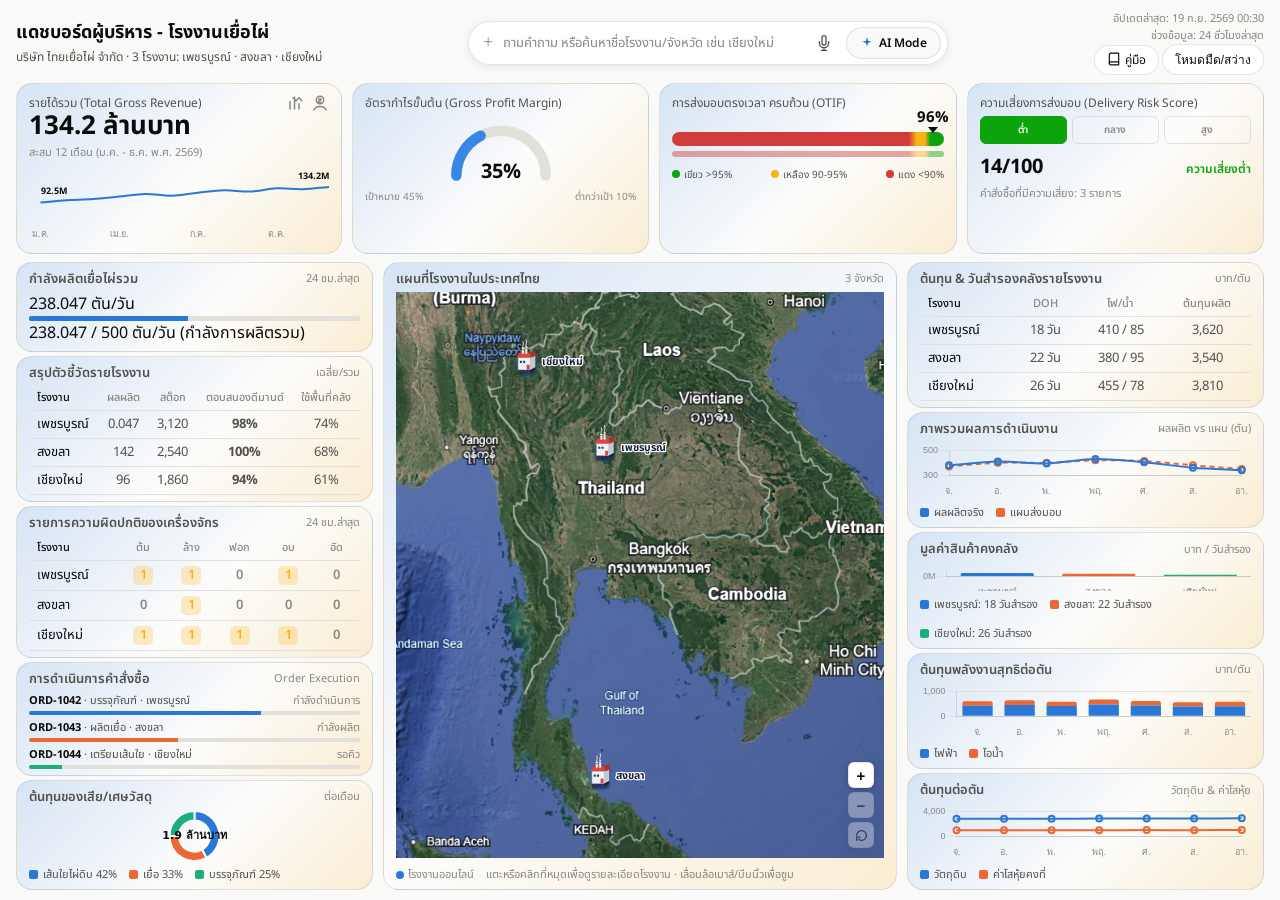
<file: index.html>
<!DOCTYPE html>
<html lang="th">
<head>
<meta charset="UTF-8" />
<meta name="viewport" content="width=device-width, initial-scale=1.0" />
<title>แดชบอร์ดผู้บริหาร - โรงงานเยื่อไผ่</title>
<meta name="description" content="แดชบอร์ดผู้บริหารสำหรับโรงงานเยื่อไผ่ 3 แห่งในประเทศไทย (เพชรบูรณ์ สงขลา เชียงใหม่)" />
<link rel="preconnect" href="https://fonts.googleapis.com">
<link href="https://fonts.googleapis.com/css2?family=Noto+Sans+Thai:wght@400;500;600;700&display=swap" rel="stylesheet">
<link rel="stylesheet" href="assets/style.css?v=24" />
<script src="assets/chart.umd.js"></script>
</head>
<body>

<header class="dash-header">
  <div>
    <h1 id="dashTitle">แดชบอร์ดผู้บริหาร - โรงงานเยื่อไผ่</h1>
    <p class="subtitle" id="dashCompany">บริษัท ไทยเยื่อไผ่ จำกัด · 3 โรงงาน: เพชรบูรณ์ · สงขลา · เชียงใหม่</p>
  </div>
  <div class="ai-search-row">
    <form class="ai-search-bar" id="aiSearchForm">
      <span class="ai-plus" aria-hidden="true">+</span>
      <input type="text" id="aiSearchInput" placeholder="ถามคำถาม หรือค้นหาชื่อโรงงาน/จังหวัด เช่น เชียงใหม่" autocomplete="off" />
      <button type="button" class="icon-btn" aria-label="ค้นหาด้วยเสียง" title="ค้นหาด้วยเสียง">
        <svg width="16" height="16" viewBox="0 0 24 24" fill="none" stroke="currentColor" stroke-width="2" stroke-linecap="round" stroke-linejoin="round"><path d="M12 1a3 3 0 0 0-3 3v8a3 3 0 0 0 6 0V4a3 3 0 0 0-3-3Z"/><path d="M19 10v2a7 7 0 0 1-14 0v-2"/><path d="M12 19v4M8 23h8"/></svg>
      </button>
      <button type="submit" class="ai-mode-pill">
        <svg width="14" height="14" viewBox="0 0 24 24" fill="currentColor"><path d="M12 2l1.9 6.1L20 10l-6.1 1.9L12 18l-1.9-6.1L4 10l6.1-1.9L12 2Z"/></svg>
        AI Mode
      </button>
    </form>
  </div>
  <div class="meta-right">
    <div id="lastUpdated">อัปเดตล่าสุด: -</div>
    <div id="periodLabel">ช่วงข้อมูล: -</div>
    <a class="theme-toggle" href="guide.html" title="คู่มือการอ่านแดชบอร์ด">
      <svg width="14" height="14" viewBox="0 0 24 24" fill="none" stroke="currentColor" stroke-width="2" stroke-linecap="round" stroke-linejoin="round" style="vertical-align:-2px;margin-right:4px;"><path d="M4 19.5A2.5 2.5 0 0 1 6.5 17H20"/><path d="M6.5 2H20v20H6.5A2.5 2.5 0 0 1 4 19.5v-15A2.5 2.5 0 0 1 6.5 2Z"/></svg>คู่มือ
    </a>
    <button class="theme-toggle" id="themeToggle" type="button">โหมดมืด/สว่าง</button>
  </div>
</header>

<!-- KPI summary row -->
<section class="kpi-row">
  <div class="panel kpi-tile kpi-tile-revenue" data-nav-id="revenue" data-nav-label="รายได้รวม (Total Gross Revenue)">
    <div class="kpi-tile-head">
      <div class="kpi-label">รายได้รวม (Total Gross Revenue)</div>
      <div class="kpi-tile-icons">
        <svg width="18" height="18" viewBox="0 0 24 24" fill="none" stroke="currentColor" stroke-width="2" stroke-linecap="round" stroke-linejoin="round"><path d="M4 20V10M10 20V4M16 20v-7M20 9l-4-4-4 4-4-4"/></svg>
        <svg width="18" height="18" viewBox="0 0 24 24" fill="none" stroke="currentColor" stroke-width="2" stroke-linecap="round" stroke-linejoin="round"><circle cx="12" cy="8" r="5"/><path d="M10.5 6.2h1.6a1.3 1.3 0 0 1 0 2.6h-1a1.3 1.3 0 0 0 0 2.6h1.9"/><path d="M4 21c1-3 4-4.5 8-4.5s7 1.5 8 4.5"/></svg>
      </div>
    </div>
    <div class="kpi-value" id="kpiRevenueValue">-</div>
    <div class="kpi-sub" id="revenuePeriodCaption">-</div>
    <div class="chart-canvas-box revenue-chart"><canvas id="revenueSparkline"></canvas></div>
    <span class="panel-nav-chevron"><svg viewBox="0 0 24 24" fill="none" stroke="currentColor" stroke-width="3" stroke-linecap="round" stroke-linejoin="round"><path d="M9 6l6 6-6 6"/></svg></span>
  </div>

  <div class="panel kpi-tile" data-nav-id="margin" data-nav-label="อัตรากำไรขั้นต้น (Gross Profit Margin)">
    <div class="kpi-label">อัตรากำไรขั้นต้น (Gross Profit Margin)</div>
    <div class="gauge-wrap">
      <svg id="marginGauge" width="112" height="67" viewBox="0 0 150 90"></svg>
      <div class="gauge-value" id="marginGaugeValue">-</div>
      <div class="gauge-caption"><span id="marginCaptionLeft">เป้าหมาย -</span><span id="marginCaptionRight">คงเหลือ -</span></div>
    </div>
    <span class="panel-nav-chevron"><svg viewBox="0 0 24 24" fill="none" stroke="currentColor" stroke-width="3" stroke-linecap="round" stroke-linejoin="round"><path d="M9 6l6 6-6 6"/></svg></span>
  </div>

  <div class="panel kpi-tile" data-nav-id="otif" data-nav-label="การส่งมอบตรงเวลา ครบถ้วน (OTIF)">
    <div class="kpi-label">การส่งมอบตรงเวลา ครบถ้วน (OTIF)</div>
    <div class="otif-bar-wrap">
      <div class="otif-scale">
        <div class="otif-pointer" id="otifPointer" style="left:0%">
          <span class="otif-pointer-value" id="otifPointerValue">-</span>
          <svg class="otif-pointer-arrow" width="10" height="6" viewBox="0 0 10 6"><path d="M0,0 L10,0 L5,6 Z" /></svg>
        </div>
        <div class="otif-bar-track otif-bar-main"></div>
        <div class="otif-bar-track otif-bar-sub"></div>
      </div>
      <div class="otif-legend">
        <span><i class="dot good"></i>เขียว &gt;95%</span>
        <span><i class="dot warn"></i>เหลือง 90-95%</span>
        <span><i class="dot crit"></i>แดง &lt;90%</span>
      </div>
    </div>
    <span class="panel-nav-chevron"><svg viewBox="0 0 24 24" fill="none" stroke="currentColor" stroke-width="3" stroke-linecap="round" stroke-linejoin="round"><path d="M9 6l6 6-6 6"/></svg></span>
  </div>

  <div class="panel kpi-tile" data-nav-id="risk" data-nav-label="ความเสี่ยงการส่งมอบ (Delivery Risk Score)">
    <div class="kpi-label">ความเสี่ยงการส่งมอบ (Delivery Risk Score)</div>
    <div class="risk-matrix" id="riskMatrix">
      <div class="risk-cell low" data-level="ต่ำ">ต่ำ</div>
      <div class="risk-cell med" data-level="กลาง">กลาง</div>
      <div class="risk-cell high" data-level="สูง">สูง</div>
    </div>
    <div class="risk-score-row">
      <span class="score" id="riskScoreValue">-</span>
      <span class="level" id="riskLevelValue">-</span>
    </div>
    <div class="kpi-sub" id="riskOrdersAtRisk">คำสั่งซื้อที่มีความเสี่ยง: -</div>
    <span class="panel-nav-chevron"><svg viewBox="0 0 24 24" fill="none" stroke="currentColor" stroke-width="3" stroke-linecap="round" stroke-linejoin="round"><path d="M9 6l6 6-6 6"/></svg></span>
  </div>
</section>

<!-- Main: left rail / map center / right rail -->
<section class="main-grid">

  <div class="rail">
    <div class="panel auto-h" data-nav-id="production" data-nav-label="กำลังผลิตเยื่อไผ่รวม">
      <div class="panel-title">กำลังผลิตเยื่อไผ่รวม <span class="tag" id="periodTagA">24 ชม.ล่าสุด</span></div>
      <div id="totalProdMeterWrap">
        <div class="kpi-value" id="totalProdValue" style="font-size:16px;">-</div>
        <div class="mini-bar-track" style="height:5px;"><div class="mini-bar-fill" id="totalProdBar" style="width:0%"></div></div>
        <div class="kpi-sub" id="totalProdCaption">- / - ตัน/วัน (กำลังการผลิตรวม)</div>
      </div>
      <span class="panel-nav-chevron"><svg viewBox="0 0 24 24" fill="none" stroke="currentColor" stroke-width="3" stroke-linecap="round" stroke-linejoin="round"><path d="M9 6l6 6-6 6"/></svg></span>
    </div>

    <div class="panel auto-h" data-nav-id="site-metrics" data-nav-label="สรุปตัวชี้วัดรายโรงงาน">
      <div class="panel-title">สรุปตัวชี้วัดรายโรงงาน <span class="tag">เฉลี่ย/รวม</span></div>
      <table class="site-table" id="siteMetricsTable">
        <thead>
          <tr><th>โรงงาน</th><th>ผลผลิต</th><th>สต็อก</th><th>ตอบสนองดีมานด์</th><th>ใช้พื้นที่คลัง</th></tr>
        </thead>
        <tbody></tbody>
      </table>
      <span class="panel-nav-chevron"><svg viewBox="0 0 24 24" fill="none" stroke="currentColor" stroke-width="3" stroke-linecap="round" stroke-linejoin="round"><path d="M9 6l6 6-6 6"/></svg></span>
    </div>

    <div class="panel auto-h" data-nav-id="anomalies" data-nav-label="รายการความผิดปกติของเครื่องจักร">
      <div class="panel-title">รายการความผิดปกติของเครื่องจักร <span class="tag">24 ชม.ล่าสุด</span></div>
      <table class="site-table" id="anomalyTable">
        <thead>
          <tr><th>โรงงาน</th><th>ต้ม</th><th>ล้าง</th><th>ฟอก</th><th>อบ</th><th>อัด</th></tr>
        </thead>
        <tbody></tbody>
      </table>
      <span class="panel-nav-chevron"><svg viewBox="0 0 24 24" fill="none" stroke="currentColor" stroke-width="3" stroke-linecap="round" stroke-linejoin="round"><path d="M9 6l6 6-6 6"/></svg></span>
    </div>

    <div class="panel auto-h" data-nav-id="orders" data-nav-label="การดำเนินการคำสั่งซื้อ">
      <div class="panel-title">การดำเนินการคำสั่งซื้อ <span class="tag">Order Execution</span></div>
      <div class="order-list" id="orderExecutionList"></div>
      <span class="panel-nav-chevron"><svg viewBox="0 0 24 24" fill="none" stroke="currentColor" stroke-width="3" stroke-linecap="round" stroke-linejoin="round"><path d="M9 6l6 6-6 6"/></svg></span>
    </div>

    <div class="panel" data-nav-id="waste" data-nav-label="ต้นทุนของเสีย/เศษวัสดุ">
      <div class="panel-title">ต้นทุนของเสีย/เศษวัสดุ <span class="tag">ต่อเดือน</span></div>
      <div class="chart-canvas-box"><canvas id="wasteChart"></canvas></div>
      <span class="panel-nav-chevron"><svg viewBox="0 0 24 24" fill="none" stroke="currentColor" stroke-width="3" stroke-linecap="round" stroke-linejoin="round"><path d="M9 6l6 6-6 6"/></svg></span>
    </div>
  </div>

  <div class="map-center">
    <div class="panel">
      <div class="panel-title">แผนที่โรงงานในประเทศไทย <span class="tag">3 จังหวัด</span></div>
      <div class="map-wrap" id="mapWrap">
        <svg class="map-svg" id="thailandMap" viewBox="0 0 1023 726" preserveAspectRatio="xMidYMid slice" xmlns="http://www.w3.org/2000/svg" xmlns:xlink="http://www.w3.org/1999/xlink">
          <defs>
            <filter id="pinDropShadow" x="-150%" y="-150%" width="400%" height="400%">
              <feDropShadow dx="0" dy="3" stdDeviation="2.2" flood-color="#0b0b0b" flood-opacity="0.45" />
            </filter>
          </defs>
          <image href="assets/map-satellite.webp" xlink:href="assets/map-satellite.webp" x="0" y="0" width="1023" height="726" preserveAspectRatio="xMidYMid slice" />
          <g id="mapPins"></g>
        </svg>
        <div class="map-popup" id="mapPopup" style="display:none;"></div>
        <div class="map-zoom-controls">
          <button id="mapZoomIn" type="button" aria-label="ซูมเข้า" title="ซูมเข้า">+</button>
          <button id="mapZoomOut" type="button" aria-label="ซูมออก" title="ซูมออก">&minus;</button>
          <button id="mapZoomReset" type="button" aria-label="รีเซ็ตมุมมอง" title="รีเซ็ตมุมมอง">
            <svg width="13" height="13" viewBox="0 0 24 24" fill="none" stroke="currentColor" stroke-width="2.4" stroke-linecap="round" stroke-linejoin="round"><path d="M3 12a9 9 0 1 1 3 6.7" /><path d="M3 21v-6h6" /></svg>
          </button>
        </div>
      </div>
      <div class="map-legend">
        <span><i style="background:var(--series-1)"></i> โรงงานออนไลน์</span>
        <span>แตะหรือคลิกที่หมุดเพื่อดูรายละเอียดโรงงาน · เลื่อนล้อเมาส์/บีบนิ้วเพื่อซูม</span>
      </div>
    </div>
  </div>

  <div class="rail">
    <div class="panel auto-h" data-nav-id="cost-doh" data-nav-label="ต้นทุน &amp; วันสำรองคลังรายโรงงาน">
      <div class="panel-title">ต้นทุน &amp; วันสำรองคลังรายโรงงาน <span class="tag">บาท/ตัน</span></div>
      <table class="site-table" id="siteCostTable">
        <thead>
          <tr><th>โรงงาน</th><th>DOH</th><th>ไฟ/น้ำ</th><th>ต้นทุนผลิต</th></tr>
        </thead>
        <tbody></tbody>
      </table>
      <span class="panel-nav-chevron"><svg viewBox="0 0 24 24" fill="none" stroke="currentColor" stroke-width="3" stroke-linecap="round" stroke-linejoin="round"><path d="M9 6l6 6-6 6"/></svg></span>
    </div>

    <div class="panel" data-nav-id="performance" data-nav-label="ภาพรวมผลการดำเนินงาน">
      <div class="panel-title">ภาพรวมผลการดำเนินงาน <span class="tag">ผลผลิต vs แผน (ตัน)</span></div>
      <div class="chart-canvas-box"><canvas id="performanceChart"></canvas></div>
      <div class="legend-row">
        <span><i style="background:var(--series-1)"></i> ผลผลิตจริง</span>
        <span><i style="background:var(--series-2)"></i> แผนส่งมอบ</span>
      </div>
      <span class="panel-nav-chevron"><svg viewBox="0 0 24 24" fill="none" stroke="currentColor" stroke-width="3" stroke-linecap="round" stroke-linejoin="round"><path d="M9 6l6 6-6 6"/></svg></span>
    </div>

    <div class="panel" data-nav-id="inventory" data-nav-label="มูลค่าสินค้าคงคลัง">
      <div class="panel-title">มูลค่าสินค้าคงคลัง <span class="tag">บาท / วันสำรอง</span></div>
      <div class="chart-canvas-box"><canvas id="inventoryChart"></canvas></div>
      <span class="panel-nav-chevron"><svg viewBox="0 0 24 24" fill="none" stroke="currentColor" stroke-width="3" stroke-linecap="round" stroke-linejoin="round"><path d="M9 6l6 6-6 6"/></svg></span>
    </div>

    <div class="panel" data-nav-id="energy-cost" data-nav-label="ต้นทุนพลังงานสุทธิต่อตัน">
      <div class="panel-title">ต้นทุนพลังงานสุทธิต่อตัน <span class="tag">บาท/ตัน</span></div>
      <div class="chart-canvas-box"><canvas id="energyCostChart"></canvas></div>
      <div class="legend-row">
        <span><i style="background:var(--series-1)"></i> ไฟฟ้า</span>
        <span><i style="background:var(--series-2)"></i> ไอน้ำ</span>
      </div>
      <span class="panel-nav-chevron"><svg viewBox="0 0 24 24" fill="none" stroke="currentColor" stroke-width="3" stroke-linecap="round" stroke-linejoin="round"><path d="M9 6l6 6-6 6"/></svg></span>
    </div>

    <div class="panel" data-nav-id="unit-cost" data-nav-label="ต้นทุนต่อตัน">
      <div class="panel-title">ต้นทุนต่อตัน <span class="tag">วัตถุดิบ &amp; ค่าโสหุ้ย</span></div>
      <div class="chart-canvas-box"><canvas id="unitCostChart"></canvas></div>
      <div class="legend-row">
        <span><i style="background:var(--series-1)"></i> วัตถุดิบ</span>
        <span><i style="background:var(--series-2)"></i> ค่าโสหุ้ยคงที่</span>
      </div>
      <span class="panel-nav-chevron"><svg viewBox="0 0 24 24" fill="none" stroke="currentColor" stroke-width="3" stroke-linecap="round" stroke-linejoin="round"><path d="M9 6l6 6-6 6"/></svg></span>
    </div>
  </div>

</section>

<script src="assets/app.js?v=21"></script>
</body>
</html>
</file>
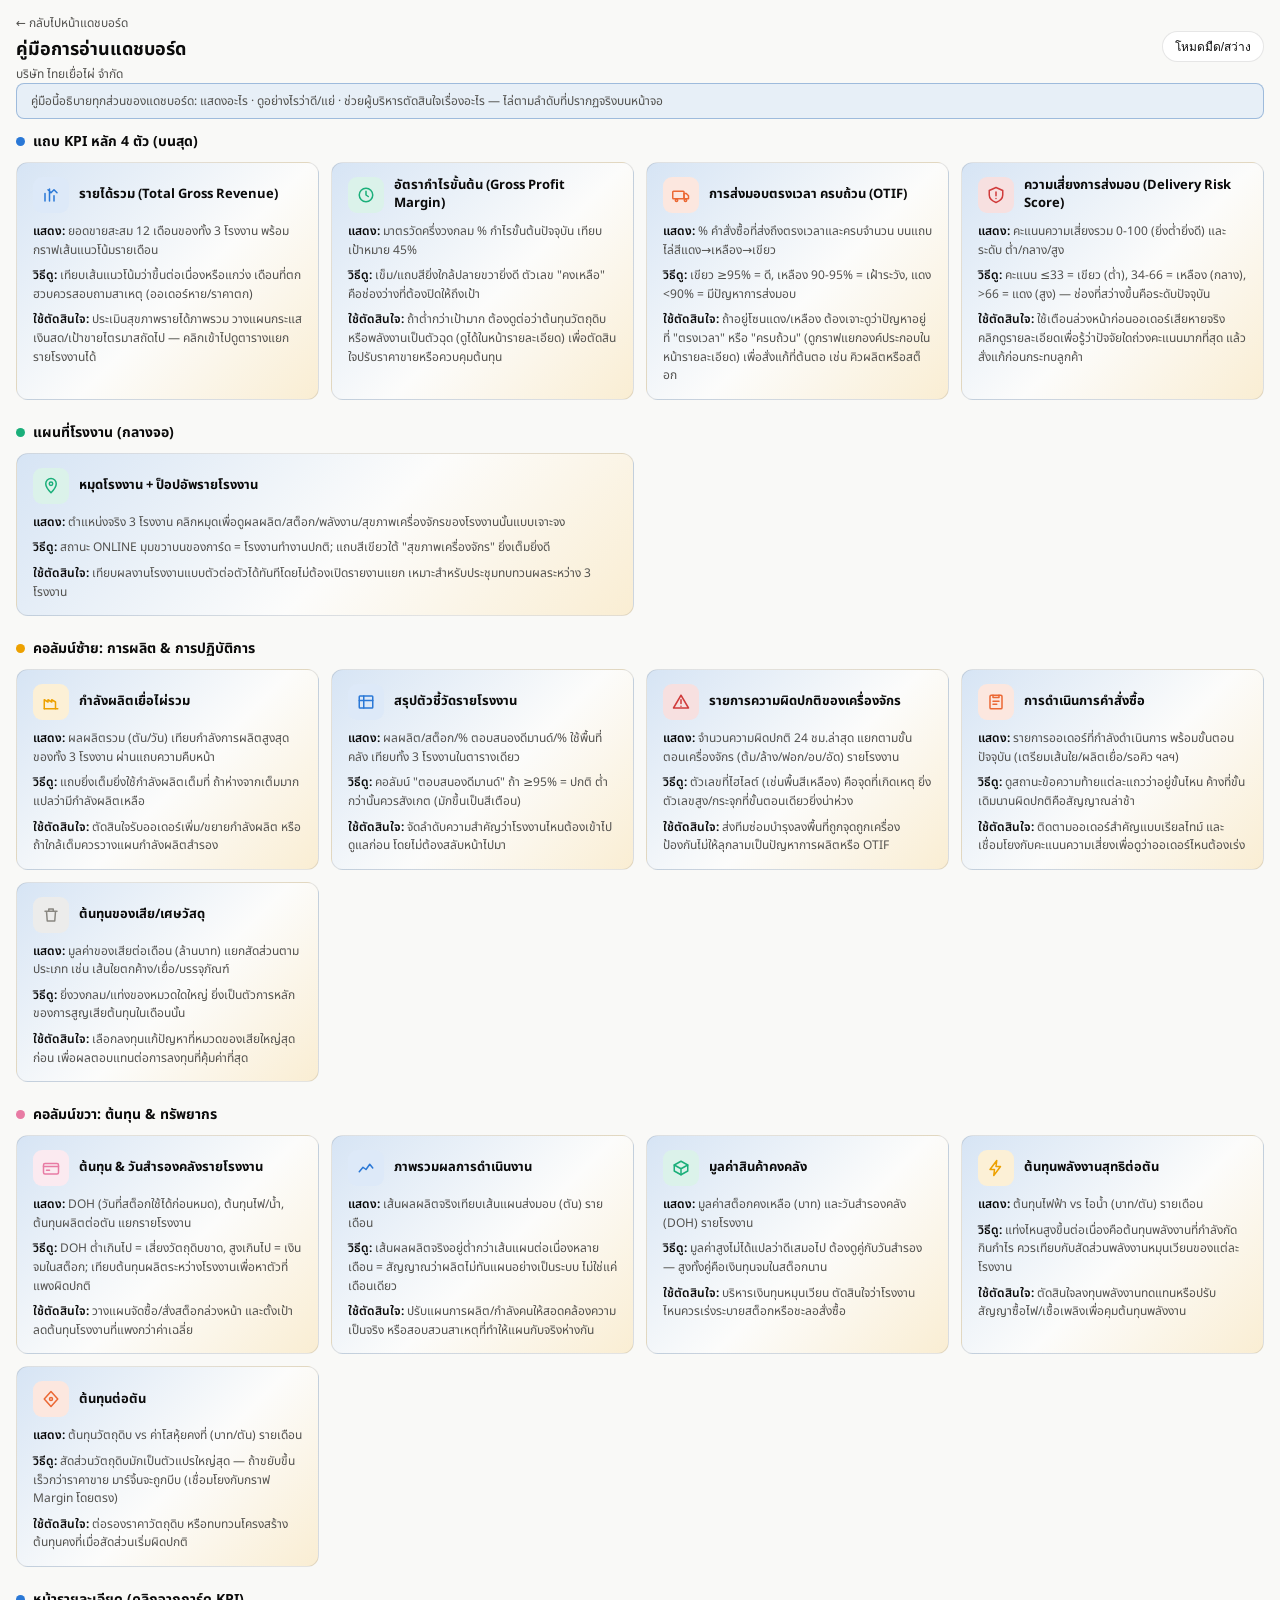
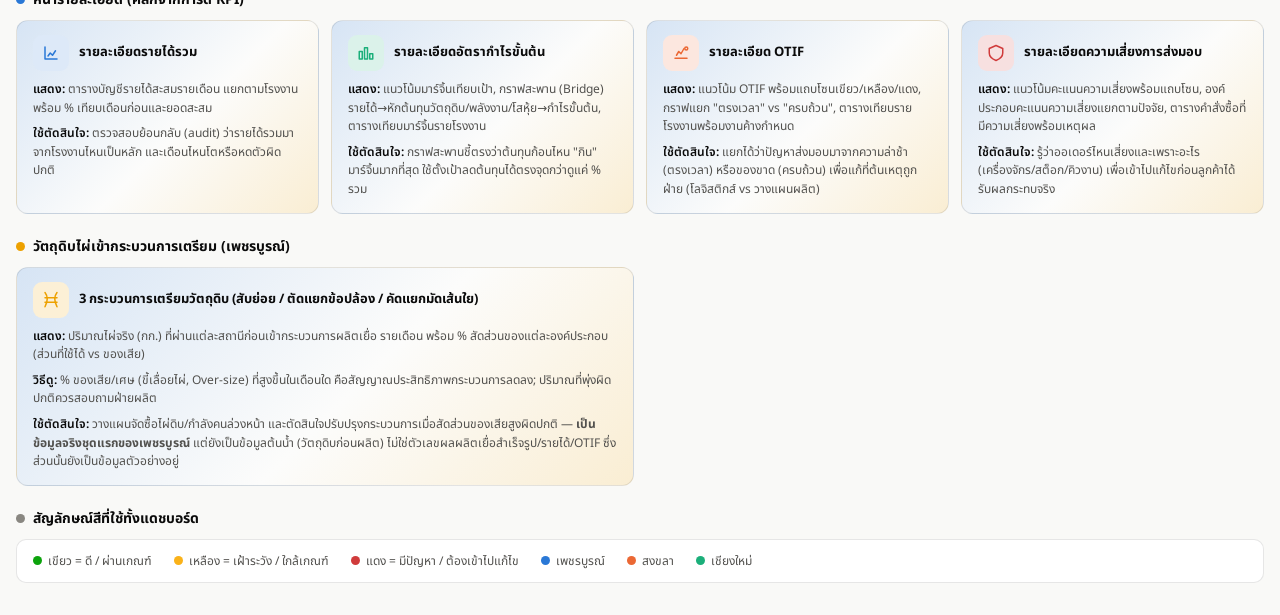
<file: guide.html>
<!DOCTYPE html>
<html lang="th">
<head>
<meta charset="UTF-8" />
<meta name="viewport" content="width=device-width, initial-scale=1.0" />
<title>คู่มือการอ่านแดชบอร์ด - แดชบอร์ดผู้บริหาร</title>
<meta name="description" content="คู่มืออธิบายความหมาย วิธีประเมิน และประโยชน์ด้านการตัดสินใจของข้อมูลแต่ละส่วนในแดชบอร์ดผู้บริหาร" />
<link rel="preconnect" href="https://fonts.googleapis.com">
<link href="https://fonts.googleapis.com/css2?family=Noto+Sans+Thai:wght@400;500;600;700&display=swap" rel="stylesheet">
<link rel="stylesheet" href="assets/style.css?v=24" />
</head>
<body class="detail-body">

<header class="dash-header">
  <div>
    <a class="back-link" href="index.html">&larr; กลับไปหน้าแดชบอร์ด</a>
    <h1>คู่มือการอ่านแดชบอร์ด</h1>
    <p class="subtitle" id="dashCompany">-</p>
  </div>
  <div class="meta-right">
    <button class="theme-toggle" id="themeToggle" type="button">โหมดมืด/สว่าง</button>
  </div>
</header>

<div class="data-source-banner">
  คู่มือนี้อธิบายทุกส่วนของแดชบอร์ด: แสดงอะไร &middot; ดูอย่างไรว่าดี/แย่ &middot; ช่วยผู้บริหารตัดสินใจเรื่องอะไร — ไล่ตามลำดับที่ปรากฏจริงบนหน้าจอ
</div>

<!-- ============ 1. แถบ KPI หลัก ============ -->
<section class="guide-section">
  <div class="guide-section-title"><span class="guide-section-dot" style="background:var(--series-1)"></span>แถบ KPI หลัก 4 ตัว (บนสุด)</div>
  <div class="guide-grid">

    <div class="guide-card">
      <div class="guide-card-head">
        <div class="guide-icon" style="--gc:var(--series-1)"><svg viewBox="0 0 24 24" fill="none" stroke="currentColor" stroke-width="2" stroke-linecap="round" stroke-linejoin="round"><path d="M4 20V10M10 20V4M16 20v-7M20 9l-4-4-4 4-4-4"/></svg></div>
        <div class="guide-card-title">รายได้รวม (Total Gross Revenue)</div>
      </div>
      <div class="guide-row"><span class="label">แสดง:</span>ยอดขายสะสม 12 เดือนของทั้ง 3 โรงงาน พร้อมกราฟเส้นแนวโน้มรายเดือน</div>
      <div class="guide-row"><span class="label">วิธีดู:</span>เทียบเส้นแนวโน้มว่าขึ้นต่อเนื่องหรือแกว่ง เดือนที่ตกฮวบควรสอบถามสาเหตุ (ออเดอร์หาย/ราคาตก)</div>
      <div class="guide-row"><span class="label">ใช้ตัดสินใจ:</span>ประเมินสุขภาพรายได้ภาพรวม วางแผนกระแสเงินสด/เป้าขายไตรมาสถัดไป — คลิกเข้าไปดูตารางแยกรายโรงงานได้</div>
    </div>

    <div class="guide-card">
      <div class="guide-card-head">
        <div class="guide-icon" style="--gc:var(--series-3)"><svg viewBox="0 0 24 24" fill="none" stroke="currentColor" stroke-width="2" stroke-linecap="round" stroke-linejoin="round"><circle cx="12" cy="12" r="9"/><path d="M12 7v5l3 2"/></svg></div>
        <div class="guide-card-title">อัตรากำไรขั้นต้น (Gross Profit Margin)</div>
      </div>
      <div class="guide-row"><span class="label">แสดง:</span>มาตรวัดครึ่งวงกลม % กำไรขั้นต้นปัจจุบัน เทียบเป้าหมาย 45%</div>
      <div class="guide-row"><span class="label">วิธีดู:</span>เข็ม/แถบสียิ่งใกล้ปลายขวายิ่งดี ตัวเลข "คงเหลือ" คือช่องว่างที่ต้องปิดให้ถึงเป้า</div>
      <div class="guide-row"><span class="label">ใช้ตัดสินใจ:</span>ถ้าต่ำกว่าเป้ามาก ต้องดูต่อว่าต้นทุนวัตถุดิบหรือพลังงานเป็นตัวฉุด (ดูได้ในหน้ารายละเอียด) เพื่อตัดสินใจปรับราคาขายหรือควบคุมต้นทุน</div>
    </div>

    <div class="guide-card">
      <div class="guide-card-head">
        <div class="guide-icon" style="--gc:var(--series-2)"><svg viewBox="0 0 24 24" fill="none" stroke="currentColor" stroke-width="2" stroke-linecap="round" stroke-linejoin="round"><rect x="1" y="7" width="15" height="10" rx="1"/><path d="M16 10h3l3 3v4h-6z"/><circle cx="6" cy="19" r="1.6"/><circle cx="18" cy="19" r="1.6"/></svg></div>
        <div class="guide-card-title">การส่งมอบตรงเวลา ครบถ้วน (OTIF)</div>
      </div>
      <div class="guide-row"><span class="label">แสดง:</span>% คำสั่งซื้อที่ส่งถึงตรงเวลาและครบจำนวน บนแถบไล่สีแดง&rarr;เหลือง&rarr;เขียว</div>
      <div class="guide-row"><span class="label">วิธีดู:</span>เขียว &ge;95% = ดี, เหลือง 90-95% = เฝ้าระวัง, แดง &lt;90% = มีปัญหาการส่งมอบ</div>
      <div class="guide-row"><span class="label">ใช้ตัดสินใจ:</span>ถ้าอยู่โซนแดง/เหลือง ต้องเจาะดูว่าปัญหาอยู่ที่ "ตรงเวลา" หรือ "ครบถ้วน" (ดูกราฟแยกองค์ประกอบในหน้ารายละเอียด) เพื่อสั่งแก้ที่ต้นตอ เช่น คิวผลิตหรือสต็อก</div>
    </div>

    <div class="guide-card">
      <div class="guide-card-head">
        <div class="guide-icon" style="--gc:var(--status-critical)"><svg viewBox="0 0 24 24" fill="none" stroke="currentColor" stroke-width="2" stroke-linecap="round" stroke-linejoin="round"><path d="M12 2 3 6v6c0 5 4 8 9 10 5-2 9-5 9-10V6l-9-4Z"/><path d="M12 8v5M12 16.5h.01"/></svg></div>
        <div class="guide-card-title">ความเสี่ยงการส่งมอบ (Delivery Risk Score)</div>
      </div>
      <div class="guide-row"><span class="label">แสดง:</span>คะแนนความเสี่ยงรวม 0-100 (ยิ่งต่ำยิ่งดี) และระดับ ต่ำ/กลาง/สูง</div>
      <div class="guide-row"><span class="label">วิธีดู:</span>คะแนน &le;33 = เขียว (ต่ำ), 34-66 = เหลือง (กลาง), &gt;66 = แดง (สูง) — ช่องที่สว่างขึ้นคือระดับปัจจุบัน</div>
      <div class="guide-row"><span class="label">ใช้ตัดสินใจ:</span>ใช้เตือนล่วงหน้าก่อนออเดอร์เสียหายจริง คลิกดูรายละเอียดเพื่อรู้ว่าปัจจัยใดถ่วงคะแนนมากที่สุด แล้วสั่งแก้ก่อนกระทบลูกค้า</div>
    </div>

  </div>
</section>

<!-- ============ 2. แผนที่โรงงาน ============ -->
<section class="guide-section">
  <div class="guide-section-title"><span class="guide-section-dot" style="background:var(--series-3)"></span>แผนที่โรงงาน (กลางจอ)</div>
  <div class="guide-grid">
    <div class="guide-card" style="grid-column: span 2;">
      <div class="guide-card-head">
        <div class="guide-icon" style="--gc:var(--series-3)"><svg viewBox="0 0 24 24" fill="none" stroke="currentColor" stroke-width="2" stroke-linecap="round" stroke-linejoin="round"><path d="M12 21s7-7.1 7-12a7 7 0 0 0-14 0c0 4.9 7 12 7 12Z"/><circle cx="12" cy="9" r="2.3"/></svg></div>
        <div class="guide-card-title">หมุดโรงงาน + ป็อปอัพรายโรงงาน</div>
      </div>
      <div class="guide-row"><span class="label">แสดง:</span>ตำแหน่งจริง 3 โรงงาน คลิกหมุดเพื่อดูผลผลิต/สต็อก/พลังงาน/สุขภาพเครื่องจักรของโรงงานนั้นแบบเจาะจง</div>
      <div class="guide-row"><span class="label">วิธีดู:</span>สถานะ ONLINE มุมขวาบนของการ์ด = โรงงานทำงานปกติ; แถบสีเขียวใต้ "สุขภาพเครื่องจักร" ยิ่งเต็มยิ่งดี</div>
      <div class="guide-row"><span class="label">ใช้ตัดสินใจ:</span>เทียบผลงานโรงงานแบบตัวต่อตัวได้ทันทีโดยไม่ต้องเปิดรายงานแยก เหมาะสำหรับประชุมทบทวนผลระหว่าง 3 โรงงาน</div>
    </div>
  </div>
</section>

<!-- ============ 3. รายการฝั่งซ้าย ============ -->
<section class="guide-section">
  <div class="guide-section-title"><span class="guide-section-dot" style="background:var(--series-4)"></span>คอลัมน์ซ้าย: การผลิต &amp; การปฏิบัติการ</div>
  <div class="guide-grid">

    <div class="guide-card">
      <div class="guide-card-head">
        <div class="guide-icon" style="--gc:var(--series-4)"><svg viewBox="0 0 24 24" fill="none" stroke="currentColor" stroke-width="2" stroke-linecap="round" stroke-linejoin="round"><path d="M3 21V9l5 3V9l5 3V9l5 3v9"/><path d="M3 21h18"/></svg></div>
        <div class="guide-card-title">กำลังผลิตเยื่อไผ่รวม</div>
      </div>
      <div class="guide-row"><span class="label">แสดง:</span>ผลผลิตรวม (ตัน/วัน) เทียบกำลังการผลิตสูงสุดของทั้ง 3 โรงงาน ผ่านแถบความคืบหน้า</div>
      <div class="guide-row"><span class="label">วิธีดู:</span>แถบยิ่งเต็มยิ่งใช้กำลังผลิตเต็มที่ ถ้าห่างจากเต็มมากแปลว่ามีกำลังผลิตเหลือ</div>
      <div class="guide-row"><span class="label">ใช้ตัดสินใจ:</span>ตัดสินใจรับออเดอร์เพิ่ม/ขยายกำลังผลิต หรือถ้าใกล้เต็มควรวางแผนกำลังผลิตสำรอง</div>
    </div>

    <div class="guide-card">
      <div class="guide-card-head">
        <div class="guide-icon" style="--gc:var(--series-1)"><svg viewBox="0 0 24 24" fill="none" stroke="currentColor" stroke-width="2" stroke-linecap="round" stroke-linejoin="round"><rect x="3" y="4" width="18" height="16" rx="1"/><path d="M3 10h18M9 4v16"/></svg></div>
        <div class="guide-card-title">สรุปตัวชี้วัดรายโรงงาน</div>
      </div>
      <div class="guide-row"><span class="label">แสดง:</span>ผลผลิต/สต็อก/% ตอบสนองดีมานด์/% ใช้พื้นที่คลัง เทียบทั้ง 3 โรงงานในตารางเดียว</div>
      <div class="guide-row"><span class="label">วิธีดู:</span>คอลัมน์ "ตอบสนองดีมานด์" ถ้า &ge;95% = ปกติ ต่ำกว่านั้นควรสังเกต (มักขึ้นเป็นสีเตือน)</div>
      <div class="guide-row"><span class="label">ใช้ตัดสินใจ:</span>จัดลำดับความสำคัญว่าโรงงานไหนต้องเข้าไปดูแลก่อน โดยไม่ต้องสลับหน้าไปมา</div>
    </div>

    <div class="guide-card">
      <div class="guide-card-head">
        <div class="guide-icon" style="--gc:var(--status-critical)"><svg viewBox="0 0 24 24" fill="none" stroke="currentColor" stroke-width="2" stroke-linecap="round" stroke-linejoin="round"><path d="M12 3 2 20h20L12 3Z"/><path d="M12 9v5M12 17.5h.01"/></svg></div>
        <div class="guide-card-title">รายการความผิดปกติของเครื่องจักร</div>
      </div>
      <div class="guide-row"><span class="label">แสดง:</span>จำนวนความผิดปกติ 24 ชม.ล่าสุด แยกตามขั้นตอนเครื่องจักร (ต้ม/ล้าง/ฟอก/อบ/อัด) รายโรงงาน</div>
      <div class="guide-row"><span class="label">วิธีดู:</span>ตัวเลขที่ไฮไลต์ (เช่นพื้นสีเหลือง) คือจุดที่เกิดเหตุ ยิ่งตัวเลขสูง/กระจุกที่ขั้นตอนเดียวยิ่งน่าห่วง</div>
      <div class="guide-row"><span class="label">ใช้ตัดสินใจ:</span>ส่งทีมซ่อมบำรุงลงพื้นที่ถูกจุดถูกเครื่อง ป้องกันไม่ให้ลุกลามเป็นปัญหาการผลิตหรือ OTIF</div>
    </div>

    <div class="guide-card">
      <div class="guide-card-head">
        <div class="guide-icon" style="--gc:var(--series-2)"><svg viewBox="0 0 24 24" fill="none" stroke="currentColor" stroke-width="2" stroke-linecap="round" stroke-linejoin="round"><rect x="4" y="3" width="16" height="18" rx="1.5"/><path d="M8 3v3h8V3M8 11h8M8 15h5"/></svg></div>
        <div class="guide-card-title">การดำเนินการคำสั่งซื้อ</div>
      </div>
      <div class="guide-row"><span class="label">แสดง:</span>รายการออเดอร์ที่กำลังดำเนินการ พร้อมขั้นตอนปัจจุบัน (เตรียมเส้นใย/ผลิตเยื่อ/รอคิว ฯลฯ)</div>
      <div class="guide-row"><span class="label">วิธีดู:</span>ดูสถานะข้อความท้ายแต่ละแถวว่าอยู่ขั้นไหน ค้างที่ขั้นเดิมนานผิดปกติคือสัญญาณล่าช้า</div>
      <div class="guide-row"><span class="label">ใช้ตัดสินใจ:</span>ติดตามออเดอร์สำคัญแบบเรียลไทม์ และเชื่อมโยงกับคะแนนความเสี่ยงเพื่อดูว่าออเดอร์ไหนต้องเร่ง</div>
    </div>

    <div class="guide-card">
      <div class="guide-card-head">
        <div class="guide-icon" style="--gc:var(--text-muted)"><svg viewBox="0 0 24 24" fill="none" stroke="currentColor" stroke-width="2" stroke-linecap="round" stroke-linejoin="round"><path d="M4 7h16M9 7V4h6v3M6 7l1 13h10l1-13"/></svg></div>
        <div class="guide-card-title">ต้นทุนของเสีย/เศษวัสดุ</div>
      </div>
      <div class="guide-row"><span class="label">แสดง:</span>มูลค่าของเสียต่อเดือน (ล้านบาท) แยกสัดส่วนตามประเภท เช่น เส้นใยตกค้าง/เยื่อ/บรรจุภัณฑ์</div>
      <div class="guide-row"><span class="label">วิธีดู:</span>ยิ่งวงกลม/แท่งของหมวดใดใหญ่ ยิ่งเป็นตัวการหลักของการสูญเสียต้นทุนในเดือนนั้น</div>
      <div class="guide-row"><span class="label">ใช้ตัดสินใจ:</span>เลือกลงทุนแก้ปัญหาที่หมวดของเสียใหญ่สุดก่อน เพื่อผลตอบแทนต่อการลงทุนที่คุ้มค่าที่สุด</div>
    </div>

  </div>
</section>

<!-- ============ 4. รายการฝั่งขวา ============ -->
<section class="guide-section">
  <div class="guide-section-title"><span class="guide-section-dot" style="background:var(--series-5)"></span>คอลัมน์ขวา: ต้นทุน &amp; ทรัพยากร</div>
  <div class="guide-grid">

    <div class="guide-card">
      <div class="guide-card-head">
        <div class="guide-icon" style="--gc:var(--series-5)"><svg viewBox="0 0 24 24" fill="none" stroke="currentColor" stroke-width="2" stroke-linecap="round" stroke-linejoin="round"><rect x="2" y="6" width="20" height="14" rx="2"/><path d="M2 10h20M6 15h4"/></svg></div>
        <div class="guide-card-title">ต้นทุน &amp; วันสำรองคลังรายโรงงาน</div>
      </div>
      <div class="guide-row"><span class="label">แสดง:</span>DOH (วันที่สต็อกใช้ได้ก่อนหมด), ต้นทุนไฟ/น้ำ, ต้นทุนผลิตต่อตัน แยกรายโรงงาน</div>
      <div class="guide-row"><span class="label">วิธีดู:</span>DOH ต่ำเกินไป = เสี่ยงวัตถุดิบขาด, สูงเกินไป = เงินจมในสต็อก; เทียบต้นทุนผลิตระหว่างโรงงานเพื่อหาตัวที่แพงผิดปกติ</div>
      <div class="guide-row"><span class="label">ใช้ตัดสินใจ:</span>วางแผนจัดซื้อ/สั่งสต็อกล่วงหน้า และตั้งเป้าลดต้นทุนโรงงานที่แพงกว่าค่าเฉลี่ย</div>
    </div>

    <div class="guide-card">
      <div class="guide-card-head">
        <div class="guide-icon" style="--gc:var(--series-1)"><svg viewBox="0 0 24 24" fill="none" stroke="currentColor" stroke-width="2" stroke-linecap="round" stroke-linejoin="round"><path d="M3 17l5-6 4 3 5-7 4 5"/></svg></div>
        <div class="guide-card-title">ภาพรวมผลการดำเนินงาน</div>
      </div>
      <div class="guide-row"><span class="label">แสดง:</span>เส้นผลผลิตจริงเทียบเส้นแผนส่งมอบ (ตัน) รายเดือน</div>
      <div class="guide-row"><span class="label">วิธีดู:</span>เส้นผลผลิตจริงอยู่ต่ำกว่าเส้นแผนต่อเนื่องหลายเดือน = สัญญาณว่าผลิตไม่ทันแผนอย่างเป็นระบบ ไม่ใช่แค่เดือนเดียว</div>
      <div class="guide-row"><span class="label">ใช้ตัดสินใจ:</span>ปรับแผนการผลิต/กำลังคนให้สอดคล้องความเป็นจริง หรือสอบสวนสาเหตุที่ทำให้แผนกับจริงห่างกัน</div>
    </div>

    <div class="guide-card">
      <div class="guide-card-head">
        <div class="guide-icon" style="--gc:var(--series-3)"><svg viewBox="0 0 24 24" fill="none" stroke="currentColor" stroke-width="2" stroke-linecap="round" stroke-linejoin="round"><path d="M21 8 12 3 3 8v8l9 5 9-5V8Z"/><path d="M3 8l9 5 9-5M12 13v8"/></svg></div>
        <div class="guide-card-title">มูลค่าสินค้าคงคลัง</div>
      </div>
      <div class="guide-row"><span class="label">แสดง:</span>มูลค่าสต็อกคงเหลือ (บาท) และวันสำรองคลัง (DOH) รายโรงงาน</div>
      <div class="guide-row"><span class="label">วิธีดู:</span>มูลค่าสูงไม่ได้แปลว่าดีเสมอไป ต้องดูคู่กับวันสำรอง — สูงทั้งคู่คือเงินทุนจมในสต็อกนาน</div>
      <div class="guide-row"><span class="label">ใช้ตัดสินใจ:</span>บริหารเงินทุนหมุนเวียน ตัดสินใจว่าโรงงานไหนควรเร่งระบายสต็อกหรือชะลอสั่งซื้อ</div>
    </div>

    <div class="guide-card">
      <div class="guide-card-head">
        <div class="guide-icon" style="--gc:var(--series-4)"><svg viewBox="0 0 24 24" fill="none" stroke="currentColor" stroke-width="2" stroke-linecap="round" stroke-linejoin="round"><path d="M13 2 4 14h6l-1 8 9-12h-6l1-8Z"/></svg></div>
        <div class="guide-card-title">ต้นทุนพลังงานสุทธิต่อตัน</div>
      </div>
      <div class="guide-row"><span class="label">แสดง:</span>ต้นทุนไฟฟ้า vs ไอน้ำ (บาท/ตัน) รายเดือน</div>
      <div class="guide-row"><span class="label">วิธีดู:</span>แท่งไหนสูงขึ้นต่อเนื่องคือต้นทุนพลังงานที่กำลังกัดกินกำไร ควรเทียบกับสัดส่วนพลังงานหมุนเวียนของแต่ละโรงงาน</div>
      <div class="guide-row"><span class="label">ใช้ตัดสินใจ:</span>ตัดสินใจลงทุนพลังงานทดแทนหรือปรับสัญญาซื้อไฟ/เชื้อเพลิงเพื่อคุมต้นทุนพลังงาน</div>
    </div>

    <div class="guide-card">
      <div class="guide-card-head">
        <div class="guide-icon" style="--gc:var(--series-2)"><svg viewBox="0 0 24 24" fill="none" stroke="currentColor" stroke-width="2" stroke-linecap="round" stroke-linejoin="round"><path d="M12 2 21 12l-9 10L3 12 12 2Z"/><circle cx="12" cy="12" r="2"/></svg></div>
        <div class="guide-card-title">ต้นทุนต่อตัน</div>
      </div>
      <div class="guide-row"><span class="label">แสดง:</span>ต้นทุนวัตถุดิบ vs ค่าโสหุ้ยคงที่ (บาท/ตัน) รายเดือน</div>
      <div class="guide-row"><span class="label">วิธีดู:</span>สัดส่วนวัตถุดิบมักเป็นตัวแปรใหญ่สุด — ถ้าขยับขึ้นเร็วกว่าราคาขาย มาร์จิ้นจะถูกบีบ (เชื่อมโยงกับกราฟ Margin โดยตรง)</div>
      <div class="guide-row"><span class="label">ใช้ตัดสินใจ:</span>ต่อรองราคาวัตถุดิบ หรือทบทวนโครงสร้างต้นทุนคงที่เมื่อสัดส่วนเริ่มผิดปกติ</div>
    </div>

  </div>
</section>

<!-- ============ 5. หน้ารายละเอียด KPI ============ -->
<section class="guide-section">
  <div class="guide-section-title"><span class="guide-section-dot" style="background:var(--series-1)"></span>หน้ารายละเอียด (คลิกจากการ์ด KPI)</div>
  <div class="guide-grid">

    <div class="guide-card">
      <div class="guide-card-head">
        <div class="guide-icon" style="--gc:var(--series-1)"><svg viewBox="0 0 24 24" fill="none" stroke="currentColor" stroke-width="2" stroke-linecap="round" stroke-linejoin="round"><path d="M4 4v16h16M8 16l3-4 3 3 4-6"/></svg></div>
        <div class="guide-card-title">รายละเอียดรายได้รวม</div>
      </div>
      <div class="guide-row"><span class="label">แสดง:</span>ตารางบัญชีรายได้สะสมรายเดือน แยกตามโรงงาน พร้อม % เทียบเดือนก่อนและยอดสะสม</div>
      <div class="guide-row"><span class="label">ใช้ตัดสินใจ:</span>ตรวจสอบย้อนกลับ (audit) ว่ารายได้รวมมาจากโรงงานไหนเป็นหลัก และเดือนไหนโตหรือหดตัวผิดปกติ</div>
    </div>

    <div class="guide-card">
      <div class="guide-card-head">
        <div class="guide-icon" style="--gc:var(--series-3)"><svg viewBox="0 0 24 24" fill="none" stroke="currentColor" stroke-width="2" stroke-linecap="round" stroke-linejoin="round"><rect x="3" y="10" width="4" height="10"/><rect x="10" y="5" width="4" height="15"/><rect x="17" y="13" width="4" height="7"/></svg></div>
        <div class="guide-card-title">รายละเอียดอัตรากำไรขั้นต้น</div>
      </div>
      <div class="guide-row"><span class="label">แสดง:</span>แนวโน้มมาร์จิ้นเทียบเป้า, กราฟสะพาน (Bridge) รายได้&rarr;หักต้นทุนวัตถุดิบ/พลังงาน/โสหุ้ย&rarr;กำไรขั้นต้น, ตารางเทียบมาร์จิ้นรายโรงงาน</div>
      <div class="guide-row"><span class="label">ใช้ตัดสินใจ:</span>กราฟสะพานชี้ตรงว่าต้นทุนก้อนไหน "กิน" มาร์จิ้นมากที่สุด ใช้ตั้งเป้าลดต้นทุนได้ตรงจุดกว่าดูแค่ % รวม</div>
    </div>

    <div class="guide-card">
      <div class="guide-card-head">
        <div class="guide-icon" style="--gc:var(--series-2)"><svg viewBox="0 0 24 24" fill="none" stroke="currentColor" stroke-width="2" stroke-linecap="round" stroke-linejoin="round"><path d="M4 19h16M6 15l3-5 3 3 4-7"/><circle cx="19" cy="6" r="2"/></svg></div>
        <div class="guide-card-title">รายละเอียด OTIF</div>
      </div>
      <div class="guide-row"><span class="label">แสดง:</span>แนวโน้ม OTIF พร้อมแถบโซนเขียว/เหลือง/แดง, กราฟแยก "ตรงเวลา" vs "ครบถ้วน", ตารางเทียบรายโรงงานพร้อมงานค้างกำหนด</div>
      <div class="guide-row"><span class="label">ใช้ตัดสินใจ:</span>แยกได้ว่าปัญหาส่งมอบมาจากความล่าช้า (ตรงเวลา) หรือของขาด (ครบถ้วน) เพื่อแก้ที่ต้นเหตุถูกฝ่าย (โลจิสติกส์ vs วางแผนผลิต)</div>
    </div>

    <div class="guide-card">
      <div class="guide-card-head">
        <div class="guide-icon" style="--gc:var(--status-critical)"><svg viewBox="0 0 24 24" fill="none" stroke="currentColor" stroke-width="2" stroke-linecap="round" stroke-linejoin="round"><path d="M12 2 3 6v6c0 5 4 8 9 10 5-2 9-5 9-10V6l-9-4Z"/></svg></div>
        <div class="guide-card-title">รายละเอียดความเสี่ยงการส่งมอบ</div>
      </div>
      <div class="guide-row"><span class="label">แสดง:</span>แนวโน้มคะแนนความเสี่ยงพร้อมแถบโซน, องค์ประกอบคะแนนความเสี่ยงแยกตามปัจจัย, ตารางคำสั่งซื้อที่มีความเสี่ยงพร้อมเหตุผล</div>
      <div class="guide-row"><span class="label">ใช้ตัดสินใจ:</span>รู้ว่าออเดอร์ไหนเสี่ยงและเพราะอะไร (เครื่องจักร/สต็อก/คิวงาน) เพื่อเข้าไปแก้ไขก่อนลูกค้าได้รับผลกระทบจริง</div>
    </div>

  </div>
</section>

<!-- ============ 6. หน้าวัตถุดิบเพชรบูรณ์ ============ -->
<section class="guide-section">
  <div class="guide-section-title"><span class="guide-section-dot" style="background:var(--series-4)"></span>วัตถุดิบไผ่เข้ากระบวนการเตรียม (เพชรบูรณ์)</div>
  <div class="guide-grid">
    <div class="guide-card" style="grid-column: span 2;">
      <div class="guide-card-head">
        <div class="guide-icon" style="--gc:var(--series-4)"><svg viewBox="0 0 24 24" fill="none" stroke="currentColor" stroke-width="2" stroke-linecap="round" stroke-linejoin="round"><path d="M4 21c4-8 4-14 0-19M20 21c-4-8-4-14 0-19M4 9h16M4 15h16"/></svg></div>
        <div class="guide-card-title">3 กระบวนการเตรียมวัตถุดิบ (สับย่อย / ตัดแยกข้อปล้อง / คัดแยกมัดเส้นใย)</div>
      </div>
      <div class="guide-row"><span class="label">แสดง:</span>ปริมาณไผ่จริง (กก.) ที่ผ่านแต่ละสถานีก่อนเข้ากระบวนการผลิตเยื่อ รายเดือน พร้อม % สัดส่วนของแต่ละองค์ประกอบ (ส่วนที่ใช้ได้ vs ของเสีย)</div>
      <div class="guide-row"><span class="label">วิธีดู:</span>% ของเสีย/เศษ (ขี้เลื่อยไผ่, Over-size) ที่สูงขึ้นในเดือนใด คือสัญญาณประสิทธิภาพกระบวนการลดลง; ปริมาณที่พุ่งผิดปกติควรสอบถามฝ่ายผลิต</div>
      <div class="guide-row"><span class="label">ใช้ตัดสินใจ:</span>วางแผนจัดซื้อไผ่ดิบ/กำลังคนล่วงหน้า และตัดสินใจปรับปรุงกระบวนการเมื่อสัดส่วนของเสียสูงผิดปกติ — <b>เป็นข้อมูลจริงชุดแรกของเพชรบูรณ์</b> แต่ยังเป็นข้อมูลต้นน้ำ (วัตถุดิบก่อนผลิต) ไม่ใช่ตัวเลขผลผลิตเยื่อสำเร็จรูป/รายได้/OTIF ซึ่งส่วนนั้นยังเป็นข้อมูลตัวอย่างอยู่</div>
    </div>
  </div>
</section>

<section class="guide-section">
  <div class="guide-section-title"><span class="guide-section-dot" style="background:var(--text-muted)"></span>สัญลักษณ์สีที่ใช้ทั้งแดชบอร์ด</div>
  <div class="guide-legend-row">
    <span><i style="background:var(--status-good)"></i>เขียว = ดี / ผ่านเกณฑ์</span>
    <span><i style="background:var(--status-warning)"></i>เหลือง = เฝ้าระวัง / ใกล้เกณฑ์</span>
    <span><i style="background:var(--status-critical)"></i>แดง = มีปัญหา / ต้องเข้าไปแก้ไข</span>
    <span><i style="background:var(--series-1)"></i>เพชรบูรณ์</span>
    <span><i style="background:var(--series-2)"></i>สงขลา</span>
    <span><i style="background:var(--series-3)"></i>เชียงใหม่</span>
  </div>
</section>

<script src="assets/guide.js?v=1"></script>
</body>
</html>
</file>
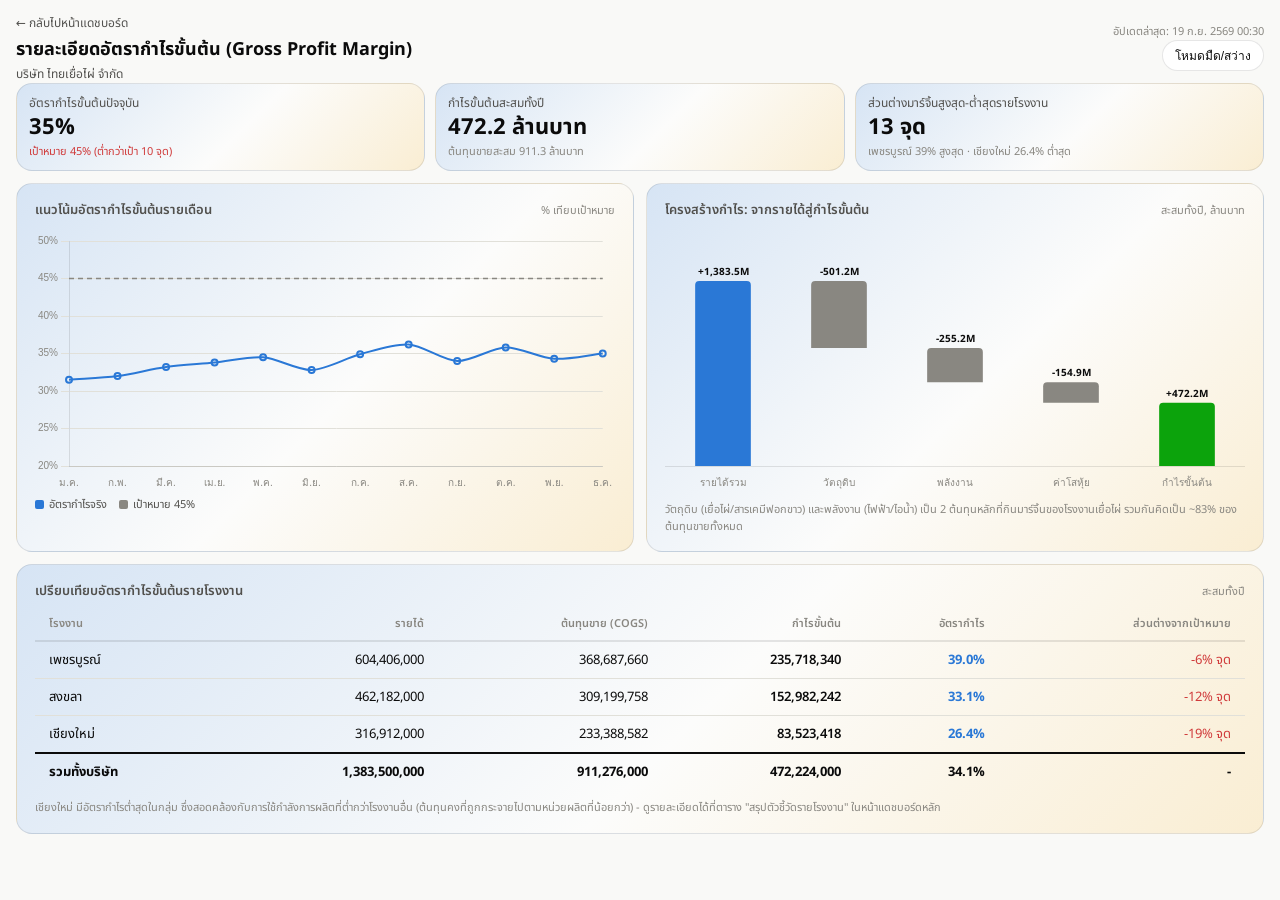
<file: margin.html>
<!DOCTYPE html>
<html lang="th">
<head>
<meta charset="UTF-8" />
<meta name="viewport" content="width=device-width, initial-scale=1.0" />
<title>รายละเอียดอัตรากำไรขั้นต้น - แดชบอร์ดผู้บริหาร</title>
<meta name="description" content="วิเคราะห์อัตรากำไรขั้นต้น แนวโน้มรายเดือน โครงสร้างต้นทุน และเปรียบเทียบรายโรงงาน" />
<link rel="preconnect" href="https://fonts.googleapis.com">
<link href="https://fonts.googleapis.com/css2?family=Noto+Sans+Thai:wght@400;500;600;700&display=swap" rel="stylesheet">
<link rel="stylesheet" href="assets/style.css?v=24" />
<script src="assets/chart.umd.js"></script>
</head>
<body class="detail-body">

<header class="dash-header">
  <div>
    <a class="back-link" href="index.html">&larr; กลับไปหน้าแดชบอร์ด</a>
    <h1>รายละเอียดอัตรากำไรขั้นต้น (Gross Profit Margin)</h1>
    <p class="subtitle" id="dashCompany">-</p>
  </div>
  <div class="meta-right">
    <div id="lastUpdated">อัปเดตล่าสุด: -</div>
    <button class="theme-toggle" id="themeToggle" type="button">โหมดมืด/สว่าง</button>
  </div>
</header>

<section class="kpi-row detail-summary-row">
  <div class="panel kpi-tile">
    <div class="kpi-label">อัตรากำไรขั้นต้นปัจจุบัน</div>
    <div class="kpi-value" id="sumCurrentMargin">-</div>
    <div class="kpi-sub" id="sumMarginGap">-</div>
  </div>
  <div class="panel kpi-tile">
    <div class="kpi-label">กำไรขั้นต้นสะสมทั้งปี</div>
    <div class="kpi-value" id="sumGrossProfit">-</div>
    <div class="kpi-sub" id="sumCogsTotal">-</div>
  </div>
  <div class="panel kpi-tile">
    <div class="kpi-label">ส่วนต่างมาร์จิ้นสูงสุด-ต่ำสุดรายโรงงาน</div>
    <div class="kpi-value" id="sumSiteSpread">-</div>
    <div class="kpi-sub" id="sumSiteSpreadDetail">-</div>
  </div>
</section>

<section class="detail-grid">
  <div class="panel">
    <div class="panel-title">แนวโน้มอัตรากำไรขั้นต้นรายเดือน <span class="tag">% เทียบเป้าหมาย</span></div>
    <div class="chart-canvas-box detail-chart"><canvas id="marginTrendChart"></canvas></div>
    <div class="legend-row">
      <span><i style="background:var(--series-1)"></i> อัตรากำไรจริง</span>
      <span><i style="background:var(--text-muted)"></i> เป้าหมาย 45%</span>
    </div>
  </div>

  <div class="panel">
    <div class="panel-title">โครงสร้างกำไร: จากรายได้สู่กำไรขั้นต้น <span class="tag">สะสมทั้งปี, ล้านบาท</span></div>
    <div class="chart-canvas-box detail-chart"><canvas id="marginBridgeChart"></canvas></div>
    <p class="chart-note">วัตถุดิบ (เยื่อไผ่/สารเคมีฟอกขาว) และพลังงาน (ไฟฟ้า/ไอน้ำ) เป็น 2 ต้นทุนหลักที่กินมาร์จิ้นของโรงงานเยื่อไผ่ รวมกันคิดเป็น ~83% ของต้นทุนขายทั้งหมด</p>
  </div>
</section>

<section class="panel detail-table-panel">
  <div class="panel-title">
    เปรียบเทียบอัตรากำไรขั้นต้นรายโรงงาน
    <span class="tag">สะสมทั้งปี</span>
  </div>
  <div class="table-scroll">
    <table class="ledger-table" id="siteMarginTable">
      <thead>
        <tr>
          <th>โรงงาน</th>
          <th>รายได้</th>
          <th>ต้นทุนขาย (COGS)</th>
          <th>กำไรขั้นต้น</th>
          <th>อัตรากำไร</th>
          <th>ส่วนต่างจากเป้าหมาย</th>
        </tr>
      </thead>
      <tbody id="siteMarginBody"></tbody>
      <tfoot id="siteMarginFoot"></tfoot>
    </table>
  </div>
  <p class="chart-note" id="siteMarginNote"></p>
</section>

<script src="assets/margin.js?v=1"></script>
</body>
</html>
</file>
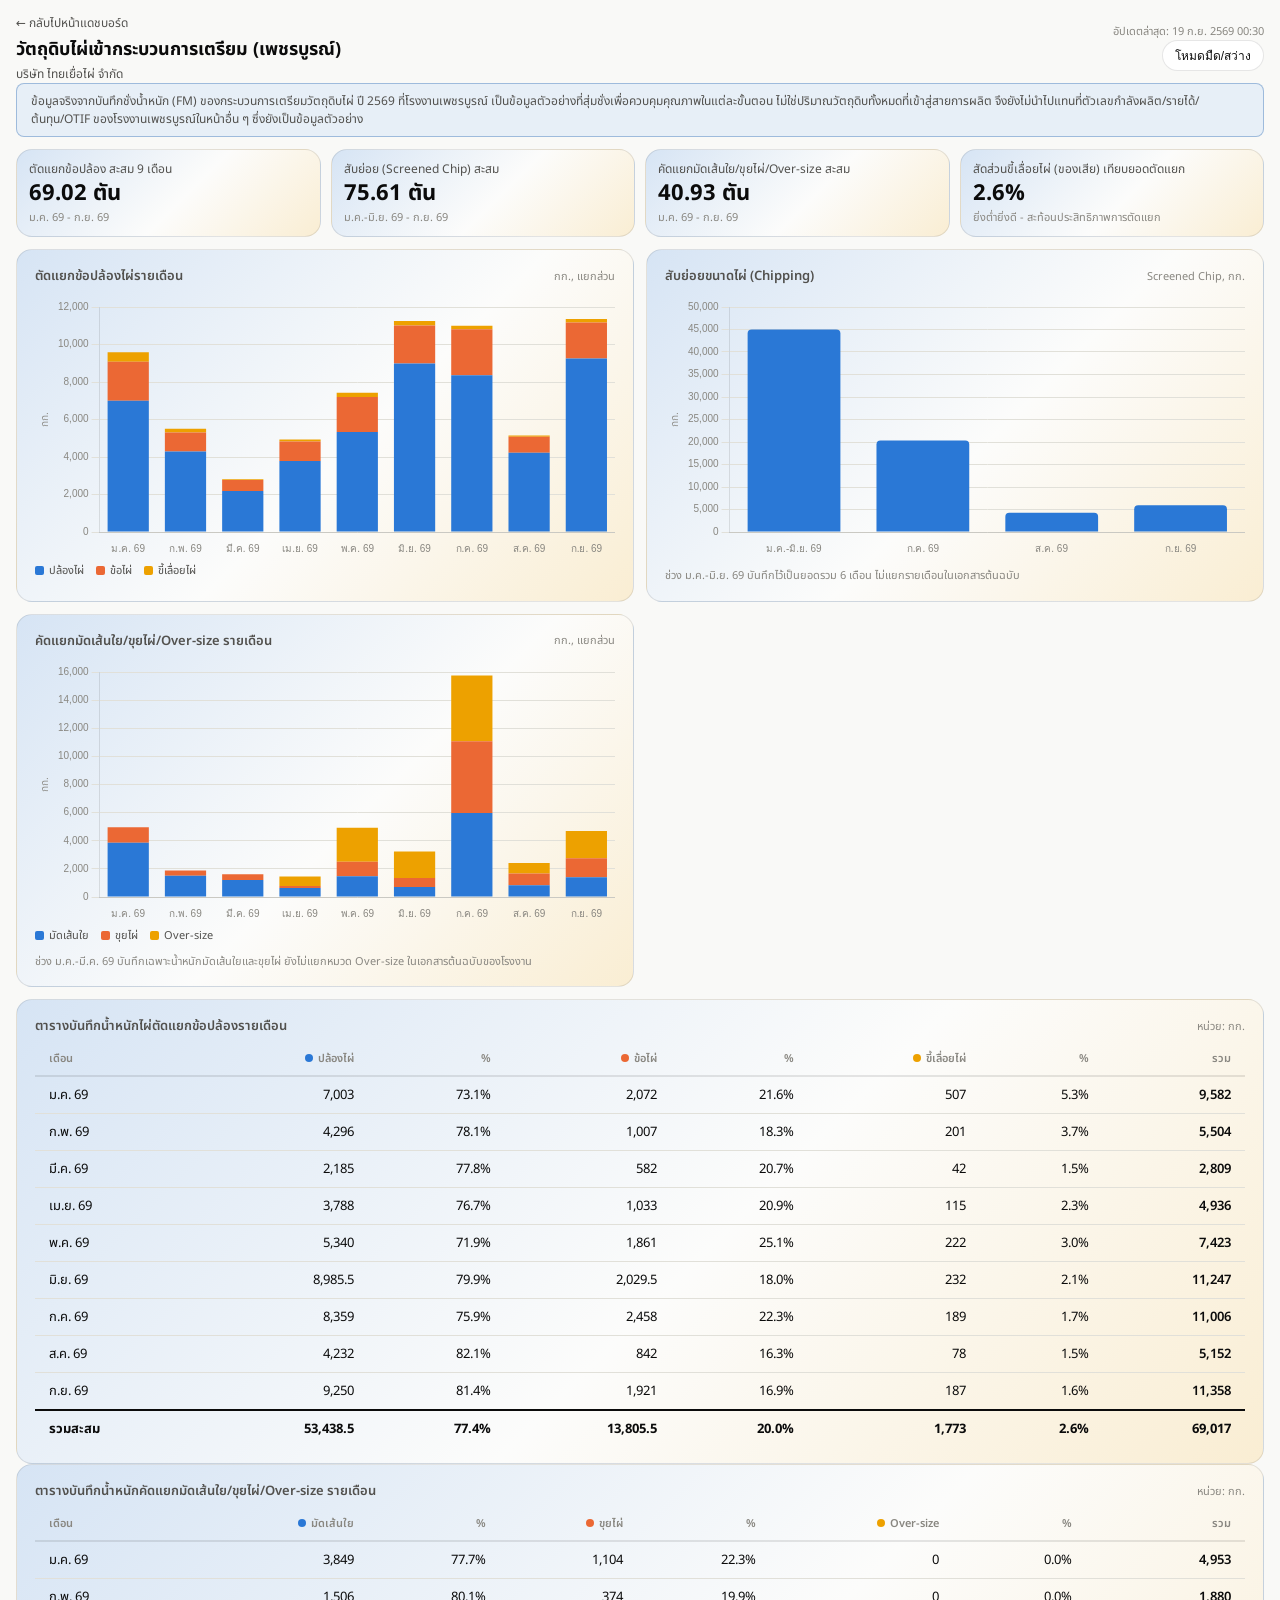
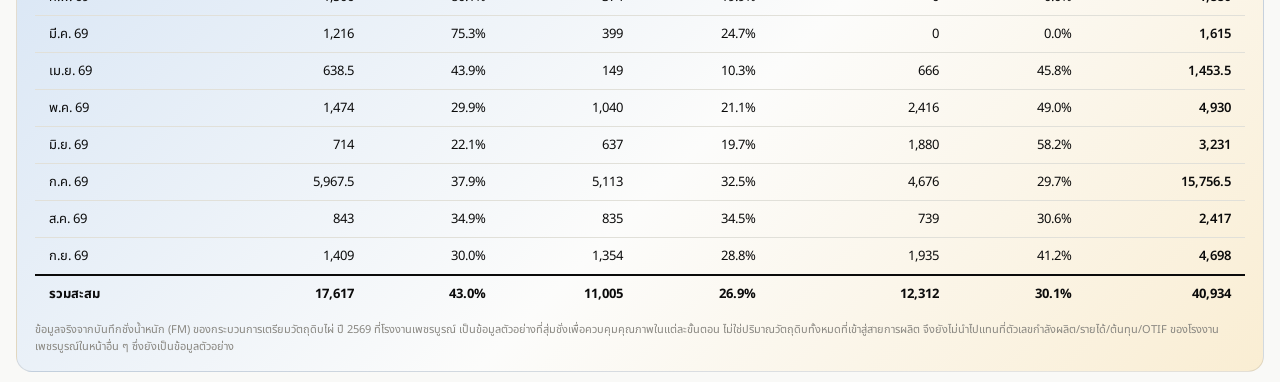
<file: material.html>
<!DOCTYPE html>
<html lang="th">
<head>
<meta charset="UTF-8" />
<meta name="viewport" content="width=device-width, initial-scale=1.0" />
<title>วัตถุดิบไผ่เข้ากระบวนการเตรียม (เพชรบูรณ์) - แดชบอร์ดผู้บริหาร</title>
<meta name="description" content="ปริมาณไผ่ที่ผ่านกระบวนการสับย่อย (Chipping) ตัดแยกข้อปล้อง (Node/Joint Separation) และคัดแยกมัดเส้นใย/ขุยไผ่/Over-size (Pith Screening) รายเดือน จากบันทึกชั่งน้ำหนักจริงของโรงงานเพชรบูรณ์ ปี 2569" />
<link rel="preconnect" href="https://fonts.googleapis.com">
<link href="https://fonts.googleapis.com/css2?family=Noto+Sans+Thai:wght@400;500;600;700&display=swap" rel="stylesheet">
<link rel="stylesheet" href="assets/style.css?v=24" />
<script src="assets/chart.umd.js"></script>
</head>
<body class="detail-body">

<header class="dash-header">
  <div>
    <a class="back-link" href="index.html">&larr; กลับไปหน้าแดชบอร์ด</a>
    <h1>วัตถุดิบไผ่เข้ากระบวนการเตรียม (เพชรบูรณ์)</h1>
    <p class="subtitle" id="dashCompany">-</p>
  </div>
  <div class="meta-right">
    <div id="lastUpdated">อัปเดตล่าสุด: -</div>
    <button class="theme-toggle" id="themeToggle" type="button">โหมดมืด/สว่าง</button>
  </div>
</header>

<div class="data-source-banner" id="dataSourceBanner">-</div>

<section class="kpi-row detail-summary-row cols-4">
  <div class="panel kpi-tile">
    <div class="kpi-label">ตัดแยกข้อปล้อง สะสม 9 เดือน</div>
    <div class="kpi-value" id="sumNodeTotal">-</div>
    <div class="kpi-sub" id="sumNodePeriod">-</div>
  </div>
  <div class="panel kpi-tile">
    <div class="kpi-label">สับย่อย (Screened Chip) สะสม</div>
    <div class="kpi-value" id="sumChipTotal">-</div>
    <div class="kpi-sub" id="sumChipPeriod">-</div>
  </div>
  <div class="panel kpi-tile">
    <div class="kpi-label">คัดแยกมัดเส้นใย/ขุยไผ่/Over-size สะสม</div>
    <div class="kpi-value" id="sumPithTotal">-</div>
    <div class="kpi-sub" id="sumPithPeriod">-</div>
  </div>
  <div class="panel kpi-tile">
    <div class="kpi-label">สัดส่วนขี้เลื่อยไผ่ (ของเสีย) เทียบยอดตัดแยก</div>
    <div class="kpi-value" id="sumSawdustPct">-</div>
    <div class="kpi-sub">ยิ่งต่ำยิ่งดี - สะท้อนประสิทธิภาพการตัดแยก</div>
  </div>
</section>

<section class="detail-grid">
  <div class="panel">
    <div class="panel-title">ตัดแยกข้อปล้องไผ่รายเดือน <span class="tag">กก., แยกส่วน</span></div>
    <div class="chart-canvas-box detail-chart"><canvas id="nodeChart"></canvas></div>
    <div class="legend-row">
      <span><i style="background:var(--series-1)"></i> ปล้องไผ่</span>
      <span><i style="background:var(--series-2)"></i> ข้อไผ่</span>
      <span><i style="background:var(--series-4)"></i> ขี้เลื่อยไผ่</span>
    </div>
  </div>

  <div class="panel">
    <div class="panel-title">สับย่อยขนาดไผ่ (Chipping) <span class="tag">Screened Chip, กก.</span></div>
    <div class="chart-canvas-box detail-chart"><canvas id="chipChart"></canvas></div>
    <p class="chart-note" id="chipNote">-</p>
  </div>

  <div class="panel">
    <div class="panel-title">คัดแยกมัดเส้นใย/ขุยไผ่/Over-size รายเดือน <span class="tag">กก., แยกส่วน</span></div>
    <div class="chart-canvas-box detail-chart"><canvas id="pithChart"></canvas></div>
    <div class="legend-row">
      <span><i style="background:var(--series-1)"></i> มัดเส้นใย</span>
      <span><i style="background:var(--series-2)"></i> ขุยไผ่</span>
      <span><i style="background:var(--series-4)"></i> Over-size</span>
    </div>
    <p class="chart-note" id="pithNote">-</p>
  </div>
</section>

<section class="panel detail-table-panel">
  <div class="panel-title">
    ตารางบันทึกน้ำหนักไผ่ตัดแยกข้อปล้องรายเดือน
    <span class="tag">หน่วย: กก.</span>
  </div>
  <div class="table-scroll">
    <table class="ledger-table" id="nodeLedger">
      <thead>
        <tr>
          <th>เดือน</th>
          <th><span class="dot" style="background:var(--series-1)"></span>ปล้องไผ่</th>
          <th>%</th>
          <th><span class="dot" style="background:var(--series-2)"></span>ข้อไผ่</th>
          <th>%</th>
          <th><span class="dot" style="background:var(--series-4)"></span>ขี้เลื่อยไผ่</th>
          <th>%</th>
          <th>รวม</th>
        </tr>
      </thead>
      <tbody id="nodeLedgerBody"></tbody>
      <tfoot id="nodeLedgerFoot"></tfoot>
    </table>
  </div>
</section>

<section class="panel detail-table-panel">
  <div class="panel-title">
    ตารางบันทึกน้ำหนักคัดแยกมัดเส้นใย/ขุยไผ่/Over-size รายเดือน
    <span class="tag">หน่วย: กก.</span>
  </div>
  <div class="table-scroll">
    <table class="ledger-table" id="pithLedger">
      <thead>
        <tr>
          <th>เดือน</th>
          <th><span class="dot" style="background:var(--series-1)"></span>มัดเส้นใย</th>
          <th>%</th>
          <th><span class="dot" style="background:var(--series-2)"></span>ขุยไผ่</th>
          <th>%</th>
          <th><span class="dot" style="background:var(--series-4)"></span>Over-size</th>
          <th>%</th>
          <th>รวม</th>
        </tr>
      </thead>
      <tbody id="pithLedgerBody"></tbody>
      <tfoot id="pithLedgerFoot"></tfoot>
    </table>
  </div>
  <p class="chart-note" id="sourceNote">-</p>
</section>

<script src="assets/material.js?v=4"></script>
</body>
</html>
</file>
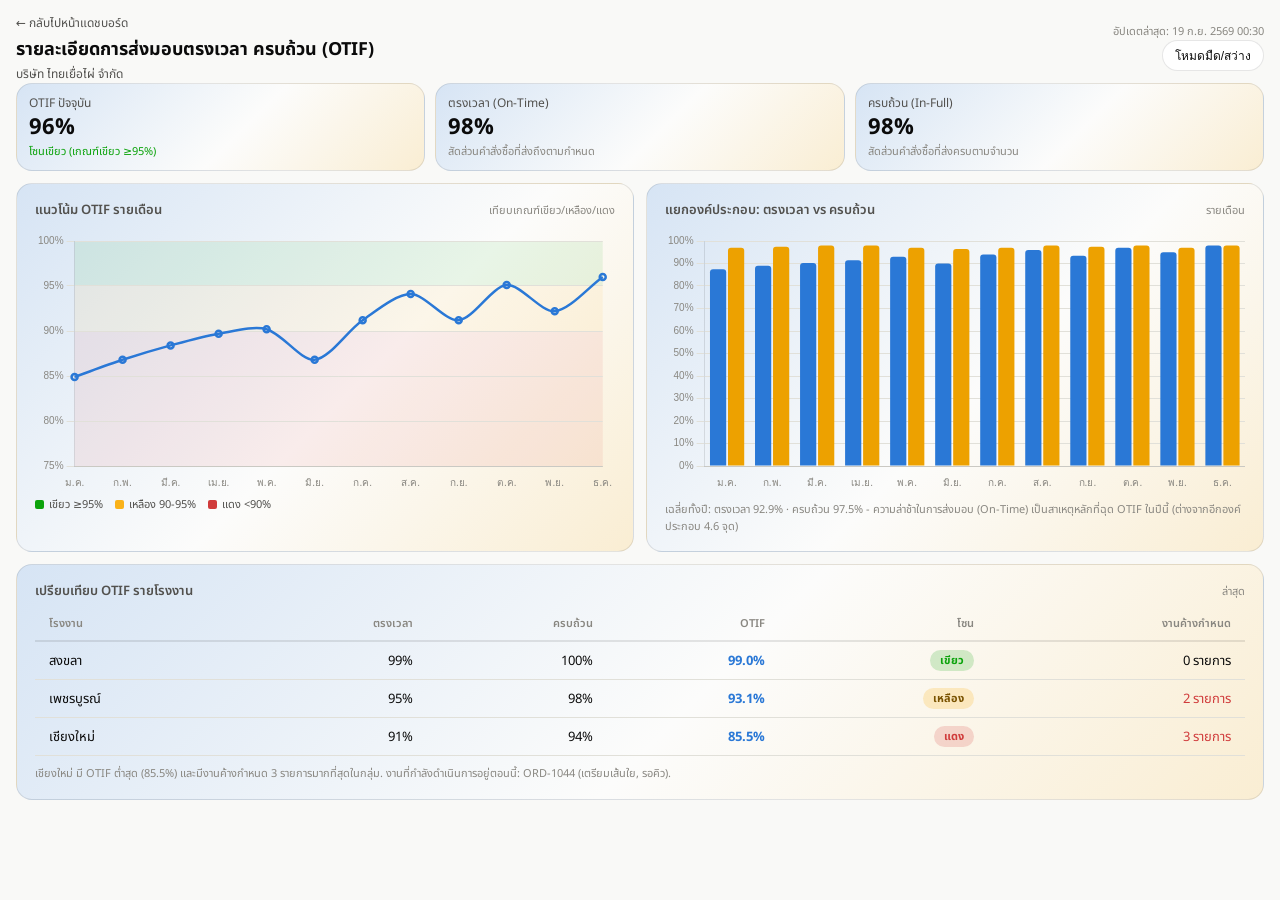
<file: otif.html>
<!DOCTYPE html>
<html lang="th">
<head>
<meta charset="UTF-8" />
<meta name="viewport" content="width=device-width, initial-scale=1.0" />
<title>รายละเอียด OTIF - แดชบอร์ดผู้บริหาร</title>
<meta name="description" content="วิเคราะห์การส่งมอบตรงเวลาครบถ้วน (OTIF) แนวโน้มรายเดือน แยกองค์ประกอบ และเปรียบเทียบรายโรงงาน" />
<link rel="preconnect" href="https://fonts.googleapis.com">
<link href="https://fonts.googleapis.com/css2?family=Noto+Sans+Thai:wght@400;500;600;700&display=swap" rel="stylesheet">
<link rel="stylesheet" href="assets/style.css?v=24" />
<script src="assets/chart.umd.js"></script>
</head>
<body class="detail-body">

<header class="dash-header">
  <div>
    <a class="back-link" href="index.html">&larr; กลับไปหน้าแดชบอร์ด</a>
    <h1>รายละเอียดการส่งมอบตรงเวลา ครบถ้วน (OTIF)</h1>
    <p class="subtitle" id="dashCompany">-</p>
  </div>
  <div class="meta-right">
    <div id="lastUpdated">อัปเดตล่าสุด: -</div>
    <button class="theme-toggle" id="themeToggle" type="button">โหมดมืด/สว่าง</button>
  </div>
</header>

<section class="kpi-row detail-summary-row">
  <div class="panel kpi-tile">
    <div class="kpi-label">OTIF ปัจจุบัน</div>
    <div class="kpi-value" id="sumOtif">-</div>
    <div class="kpi-sub" id="sumOtifZone">-</div>
  </div>
  <div class="panel kpi-tile">
    <div class="kpi-label">ตรงเวลา (On-Time)</div>
    <div class="kpi-value" id="sumOnTime">-</div>
    <div class="kpi-sub">สัดส่วนคำสั่งซื้อที่ส่งถึงตามกำหนด</div>
  </div>
  <div class="panel kpi-tile">
    <div class="kpi-label">ครบถ้วน (In-Full)</div>
    <div class="kpi-value" id="sumInFull">-</div>
    <div class="kpi-sub">สัดส่วนคำสั่งซื้อที่ส่งครบตามจำนวน</div>
  </div>
</section>

<section class="detail-grid">
  <div class="panel">
    <div class="panel-title">แนวโน้ม OTIF รายเดือน <span class="tag">เทียบเกณฑ์เขียว/เหลือง/แดง</span></div>
    <div class="chart-canvas-box detail-chart"><canvas id="otifTrendChart"></canvas></div>
    <div class="legend-row">
      <span><i style="background:var(--status-good)"></i> เขียว &ge;95%</span>
      <span><i style="background:var(--status-warning)"></i> เหลือง 90-95%</span>
      <span><i style="background:var(--status-critical)"></i> แดง &lt;90%</span>
    </div>
  </div>

  <div class="panel">
    <div class="panel-title">แยกองค์ประกอบ: ตรงเวลา vs ครบถ้วน <span class="tag">รายเดือน</span></div>
    <div class="chart-canvas-box detail-chart"><canvas id="otifComponentChart"></canvas></div>
    <p class="chart-note" id="componentNote">-</p>
  </div>
</section>

<section class="panel detail-table-panel">
  <div class="panel-title">
    เปรียบเทียบ OTIF รายโรงงาน
    <span class="tag">ล่าสุด</span>
  </div>
  <div class="table-scroll">
    <table class="ledger-table" id="siteOtifTable">
      <thead>
        <tr>
          <th>โรงงาน</th>
          <th>ตรงเวลา</th>
          <th>ครบถ้วน</th>
          <th>OTIF</th>
          <th>โซน</th>
          <th>งานค้างกำหนด</th>
        </tr>
      </thead>
      <tbody id="siteOtifBody"></tbody>
    </table>
  </div>
  <p class="chart-note" id="siteOtifNote"></p>
</section>

<script src="assets/otif.js?v=2"></script>
</body>
</html>
</file>
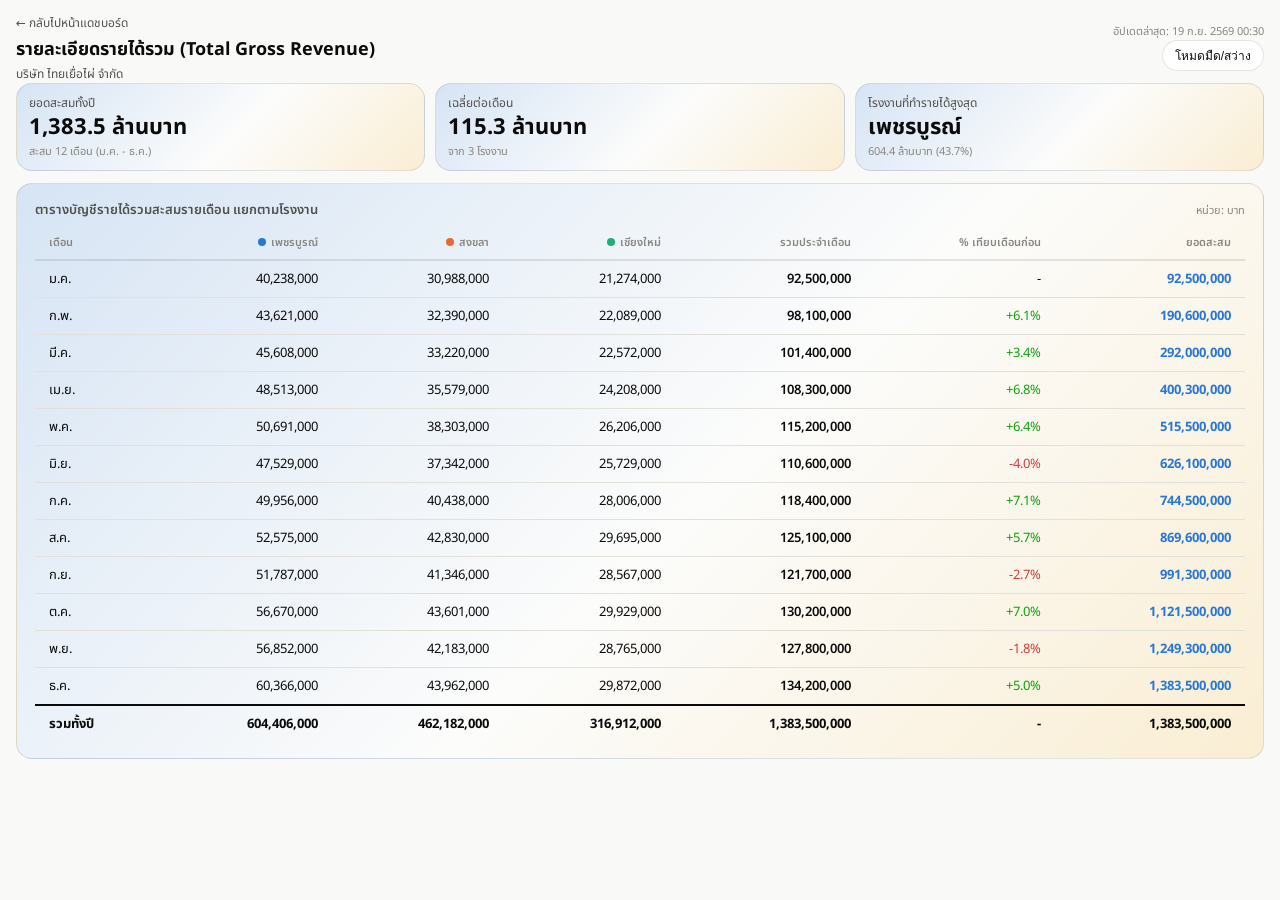
<file: revenue.html>
<!DOCTYPE html>
<html lang="th">
<head>
<meta charset="UTF-8" />
<meta name="viewport" content="width=device-width, initial-scale=1.0" />
<title>รายละเอียดรายได้รวม - แดชบอร์ดผู้บริหาร</title>
<meta name="description" content="ตารางบัญชีรายได้รวมสะสมรายเดือน แยกตามโรงงานเยื่อไผ่ 3 แห่ง" />
<link rel="preconnect" href="https://fonts.googleapis.com">
<link href="https://fonts.googleapis.com/css2?family=Noto+Sans+Thai:wght@400;500;600;700&display=swap" rel="stylesheet">
<link rel="stylesheet" href="assets/style.css?v=24" />
</head>
<body class="detail-body">

<header class="dash-header">
  <div>
    <a class="back-link" href="index.html">&larr; กลับไปหน้าแดชบอร์ด</a>
    <h1>รายละเอียดรายได้รวม (Total Gross Revenue)</h1>
    <p class="subtitle" id="dashCompany">-</p>
  </div>
  <div class="meta-right">
    <div id="lastUpdated">อัปเดตล่าสุด: -</div>
    <button class="theme-toggle" id="themeToggle" type="button">โหมดมืด/สว่าง</button>
  </div>
</header>

<section class="kpi-row detail-summary-row">
  <div class="panel kpi-tile">
    <div class="kpi-label">ยอดสะสมทั้งปี</div>
    <div class="kpi-value" id="sumTotal">-</div>
    <div class="kpi-sub" id="sumPeriod">-</div>
  </div>
  <div class="panel kpi-tile">
    <div class="kpi-label">เฉลี่ยต่อเดือน</div>
    <div class="kpi-value" id="sumAvg">-</div>
    <div class="kpi-sub">จาก 3 โรงงาน</div>
  </div>
  <div class="panel kpi-tile">
    <div class="kpi-label">โรงงานที่ทำรายได้สูงสุด</div>
    <div class="kpi-value" id="sumTopSite">-</div>
    <div class="kpi-sub" id="sumTopSiteShare">-</div>
  </div>
</section>

<section class="panel detail-table-panel">
  <div class="panel-title">
    ตารางบัญชีรายได้รวมสะสมรายเดือน แยกตามโรงงาน
    <span class="tag">หน่วย: บาท</span>
  </div>
  <div class="table-scroll">
    <table class="ledger-table" id="revenueLedger">
      <thead>
        <tr>
          <th>เดือน</th>
          <th><span class="dot" style="background:var(--series-1)"></span>เพชรบูรณ์</th>
          <th><span class="dot" style="background:var(--series-2)"></span>สงขลา</th>
          <th><span class="dot" style="background:var(--series-3)"></span>เชียงใหม่</th>
          <th>รวมประจำเดือน</th>
          <th>% เทียบเดือนก่อน</th>
          <th>ยอดสะสม</th>
        </tr>
      </thead>
      <tbody id="revenueLedgerBody"></tbody>
      <tfoot id="revenueLedgerFoot"></tfoot>
    </table>
  </div>
</section>

<script src="assets/revenue.js?v=2"></script>
</body>
</html>
</file>
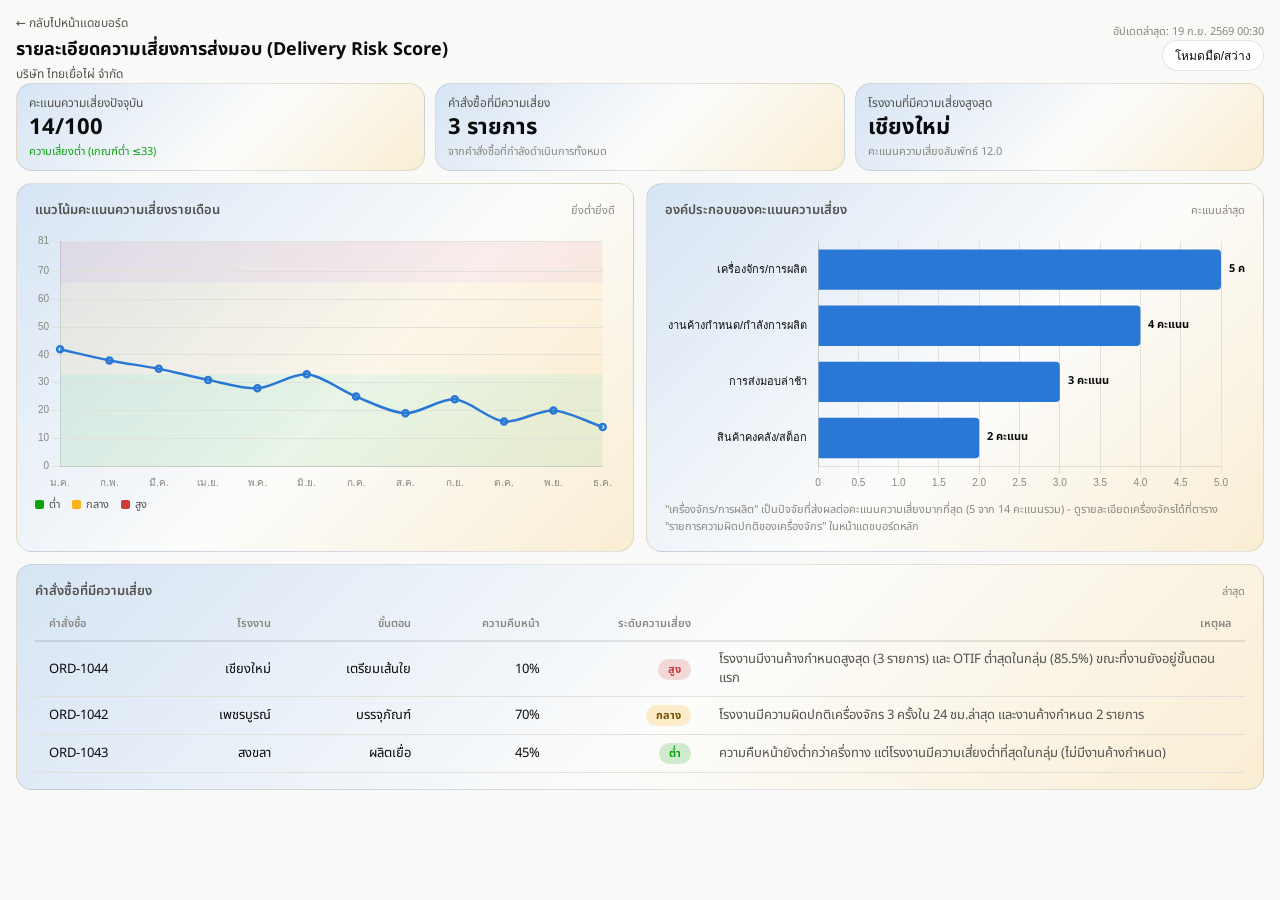
<file: risk.html>
<!DOCTYPE html>
<html lang="th">
<head>
<meta charset="UTF-8" />
<meta name="viewport" content="width=device-width, initial-scale=1.0" />
<title>รายละเอียดความเสี่ยงการส่งมอบ - แดชบอร์ดผู้บริหาร</title>
<meta name="description" content="วิเคราะห์คะแนนความเสี่ยงการส่งมอบ แนวโน้มรายเดือน ปัจจัยเสี่ยง และคำสั่งซื้อที่มีความเสี่ยง" />
<link rel="preconnect" href="https://fonts.googleapis.com">
<link href="https://fonts.googleapis.com/css2?family=Noto+Sans+Thai:wght@400;500;600;700&display=swap" rel="stylesheet">
<link rel="stylesheet" href="assets/style.css?v=24" />
<script src="assets/chart.umd.js"></script>
</head>
<body class="detail-body">

<header class="dash-header">
  <div>
    <a class="back-link" href="index.html">&larr; กลับไปหน้าแดชบอร์ด</a>
    <h1>รายละเอียดความเสี่ยงการส่งมอบ (Delivery Risk Score)</h1>
    <p class="subtitle" id="dashCompany">-</p>
  </div>
  <div class="meta-right">
    <div id="lastUpdated">อัปเดตล่าสุด: -</div>
    <button class="theme-toggle" id="themeToggle" type="button">โหมดมืด/สว่าง</button>
  </div>
</header>

<section class="kpi-row detail-summary-row">
  <div class="panel kpi-tile">
    <div class="kpi-label">คะแนนความเสี่ยงปัจจุบัน</div>
    <div class="kpi-value" id="sumRiskScore">-</div>
    <div class="kpi-sub" id="sumRiskZone">-</div>
  </div>
  <div class="panel kpi-tile">
    <div class="kpi-label">คำสั่งซื้อที่มีความเสี่ยง</div>
    <div class="kpi-value" id="sumOrdersAtRisk">-</div>
    <div class="kpi-sub">จากคำสั่งซื้อที่กำลังดำเนินการทั้งหมด</div>
  </div>
  <div class="panel kpi-tile">
    <div class="kpi-label">โรงงานที่มีความเสี่ยงสูงสุด</div>
    <div class="kpi-value" id="sumTopRiskSite">-</div>
    <div class="kpi-sub" id="sumTopRiskSiteDetail">-</div>
  </div>
</section>

<section class="detail-grid">
  <div class="panel">
    <div class="panel-title">แนวโน้มคะแนนความเสี่ยงรายเดือน <span class="tag">ยิ่งต่ำยิ่งดี</span></div>
    <div class="chart-canvas-box detail-chart"><canvas id="riskTrendChart"></canvas></div>
    <div class="legend-row">
      <span><i style="background:var(--status-good)"></i> ต่ำ</span>
      <span><i style="background:var(--status-warning)"></i> กลาง</span>
      <span><i style="background:var(--status-critical)"></i> สูง</span>
    </div>
  </div>

  <div class="panel">
    <div class="panel-title">องค์ประกอบของคะแนนความเสี่ยง <span class="tag">คะแนนล่าสุด</span></div>
    <div class="chart-canvas-box detail-chart"><canvas id="riskFactorChart"></canvas></div>
    <p class="chart-note" id="riskFactorNote">-</p>
  </div>
</section>

<section class="panel detail-table-panel">
  <div class="panel-title">
    คำสั่งซื้อที่มีความเสี่ยง
    <span class="tag">ล่าสุด</span>
  </div>
  <div class="table-scroll">
    <table class="ledger-table" id="atRiskOrdersTable">
      <thead>
        <tr>
          <th>คำสั่งซื้อ</th>
          <th>โรงงาน</th>
          <th>ขั้นตอน</th>
          <th>ความคืบหน้า</th>
          <th>ระดับความเสี่ยง</th>
          <th>เหตุผล</th>
        </tr>
      </thead>
      <tbody id="atRiskOrdersBody"></tbody>
    </table>
  </div>
</section>

<script src="assets/risk.js?v=2"></script>
</body>
</html>
</file>
<file: assets/style.css>
:root {
  color-scheme: light;
  --surface-1:      #fcfcfb;
  --surface-2:      #ffffff;
  --page-plane:     #f9f9f7;
  --text-primary:   #0b0b0b;
  --text-secondary: #52514e;
  --text-muted:     #898781;
  --gridline:       #e1e0d9;
  --baseline:       #c3c2b7;
  --border:         rgba(11,11,11,0.10);

  --series-1: #2a78d6; /* blue   - เพชรบูรณ์ */
  --series-2: #eb6834; /* orange - สงขลา */
  --series-3: #1baf7a; /* aqua   - เชียงใหม่ */
  --series-4: #eda100; /* yellow */
  --series-5: #e87ba4; /* magenta */

  --seq-100: #cde2fb;
  --seq-250: #86b6ef;
  --seq-400: #3987e5;
  --seq-500: #256abf;
  --seq-650: #104281;

  --status-good:     #0ca30c;
  --status-warning:  #fab219;
  --status-serious:  #ec835a;
  --status-critical: #d03b3b;

  --success-text: #006300;
  --radius-lg: 16px;
  --radius-md: 12px;
  --radius-sm: 8px;

  /* Map pin label ink, fixed in both themes since it sits on a photo background */
  --map-label-ink: #16233a;

  /* Factory pin icon (isometric: front face + darker right-side face for depth) */
  --pin-wall: #eef1f5;
  --pin-wall-side: #c3c9d3;
  --pin-wall-edge: #c7cbd1;
  --pin-base-front: #26314f;
  --pin-base-side: #151b30;
  --pin-roof: #df453c;
  --pin-roof-side: #a4362c;
  --pin-roof-active: #b23730;
  --pin-window: #2c3e63;
  --pin-smoke: #ffffff;
}

@media (prefers-color-scheme: dark) {
  :root:where(:not([data-theme="light"])) {
    color-scheme: dark;
    --surface-1:      #1a1a19;
    --surface-2:      #212120;
    --page-plane:     #0d0d0d;
    --text-primary:   #ffffff;
    --text-secondary: #c3c2b7;
    --text-muted:     #898781;
    --gridline:       #2c2c2a;
    --baseline:       #383835;
    --border:         rgba(255,255,255,0.10);

    --series-1: #3987e5;
    --series-2: #d95926;
    --series-3: #199e70;
    --series-4: #c98500;
    --series-5: #d55181;

    --success-text: #0ca30c;
  }
}
:root[data-theme="dark"] {
  color-scheme: dark;
  --surface-1:      #1a1a19;
  --surface-2:      #212120;
  --page-plane:     #0d0d0d;
  --text-primary:   #ffffff;
  --text-secondary: #c3c2b7;
  --text-muted:     #898781;
  --gridline:       #2c2c2a;
  --baseline:       #383835;
  --border:         rgba(255,255,255,0.10);

  --series-1: #3987e5;
  --series-2: #d95926;
  --series-3: #199e70;
  --series-4: #c98500;
  --series-5: #d55181;

  --success-text: #0ca30c;
}

* { box-sizing: border-box; }

html, body {
  margin: 0;
  padding: 0;
  background: var(--page-plane);
  color: var(--text-primary);
  font-family: "Noto Sans Thai", system-ui, -apple-system, "Segoe UI", sans-serif;
  height: 100%;
}

body {
  padding: 10px 16px;
  max-width: 1800px;
  margin: 0 auto;
  height: 100vh;
  display: flex;
  flex-direction: column;
  gap: 8px;
  overflow: hidden;
}

/* ---------- Header ---------- */
.dash-header {
  display: flex;
  align-items: center;
  gap: 16px;
  flex-wrap: wrap;
  flex: 0 0 auto;
}
.dash-header > div:first-child { flex: 0 0 auto; }
.dash-header h1 { font-size: 18px; margin: 0 0 2px; }
.dash-header .subtitle { color: var(--text-secondary); font-size: 12px; margin: 0; }
.dash-header .meta-right { text-align: right; font-size: 11px; color: var(--text-muted); flex: 0 0 auto; margin-left: auto; }
.theme-toggle {
  border: 1px solid var(--border);
  background: var(--surface-2);
  color: var(--text-primary);
  border-radius: 999px;
  padding: 5px 12px;
  font-size: 12px;
  cursor: pointer;
  display: inline-block;
  text-decoration: none;
}

/* ---------- AI search bar (inline in the header, between the title and the meta info) ---------- */
.ai-search-row { display: flex; justify-content: center; flex: 1 1 auto; min-width: 200px; }
.ai-search-bar {
  display: flex;
  align-items: center;
  gap: 8px;
  width: 100%;
  max-width: 480px;
  background: var(--surface-2);
  border: 1px solid var(--border);
  border-radius: 999px;
  padding: 5px 6px 5px 14px;
  box-shadow: 0 2px 10px rgba(11,11,11,0.07);
}
.ai-search-bar .ai-plus { font-size: 18px; font-weight: 300; color: var(--text-muted); line-height: 1; }
.ai-search-bar input {
  flex: 1;
  min-width: 0;
  border: none;
  outline: none;
  background: transparent;
  font: inherit;
  font-size: 13px;
  color: var(--text-primary);
}
.ai-search-bar input::placeholder { color: var(--text-muted); }
.ai-search-bar .icon-btn {
  flex: 0 0 auto;
  width: 28px;
  height: 28px;
  border: none;
  background: transparent;
  color: var(--text-secondary);
  display: flex;
  align-items: center;
  justify-content: center;
  border-radius: 50%;
  cursor: pointer;
}
.ai-search-bar .icon-btn:hover { background: var(--page-plane); }
.ai-mode-pill {
  flex: 0 0 auto;
  display: flex;
  align-items: center;
  gap: 5px;
  border: 1px solid var(--border);
  background: var(--page-plane);
  color: var(--text-primary);
  border-radius: 999px;
  padding: 6px 13px;
  font-size: 12px;
  font-weight: 600;
  font-family: inherit;
  white-space: nowrap;
  cursor: pointer;
}
.ai-mode-pill svg { color: var(--series-1); }
.ai-mode-pill:hover { background: var(--surface-1); }

/* ---------- Generic panel ---------- */
.panel {
  position: relative;
  background: linear-gradient(135deg,
    color-mix(in srgb, var(--series-1) 18%, var(--surface-1)) 0%,
    var(--surface-1) 55%,
    color-mix(in srgb, var(--series-4) 16%, var(--surface-1)) 100%);
  border: 1px solid var(--border);
  border-radius: var(--radius-lg);
  padding: 10px 12px;
}
.panel-title {
  font-size: 13px;
  font-weight: 600;
  color: var(--text-secondary);
  display: flex;
  align-items: center;
  justify-content: space-between;
  margin-bottom: 6px;
  flex: 0 0 auto;
}
.panel-title .tag {
  font-size: 11px;
  font-weight: 400;
  color: var(--text-muted);
}

/* ---------- Clickable panels (prepped to link out to detail pages) ---------- */
.panel[data-nav-id] { cursor: pointer; transition: transform 0.12s ease, box-shadow 0.12s ease; }
.panel[data-nav-id]:hover { transform: translateY(-2px); box-shadow: 0 8px 20px rgba(11,11,11,0.12); }
.panel[data-nav-id]:active { transform: translateY(0); }
.panel-nav-chevron {
  position: absolute;
  top: 10px;
  right: 12px;
  width: 18px;
  height: 18px;
  border-radius: 50%;
  background: var(--surface-2);
  color: var(--text-muted);
  display: flex;
  align-items: center;
  justify-content: center;
  opacity: 0;
  transition: opacity 0.12s ease;
  pointer-events: none;
}
.panel[data-nav-id]:hover .panel-nav-chevron { opacity: 1; }
.panel-nav-chevron svg { width: 10px; height: 10px; }

/* ---------- KPI row ---------- */
.kpi-row {
  display: grid;
  grid-template-columns: repeat(4, 1fr);
  gap: 10px;
  flex: 0 0 auto;
}
.kpi-tile .kpi-label { font-size: 12px; color: var(--text-secondary); margin-bottom: 4px; }
.kpi-tile .kpi-value { font-size: 22px; font-weight: 700; line-height: 1.1; }
.kpi-tile .kpi-sub { font-size: 11px; color: var(--text-muted); margin-top: 3px; }

.kpi-tile-head { display: flex; align-items: flex-start; justify-content: space-between; gap: 8px; }
.kpi-tile-head .kpi-label { margin-bottom: 0; }
.kpi-tile-icons { display: flex; gap: 6px; color: var(--text-muted); flex: 0 0 auto; }
.kpi-tile-revenue .kpi-value { font-size: 26px; }
.chart-canvas-box.revenue-chart { flex: 0 0 auto; height: 76px; margin-top: 6px; }

.gauge-wrap { display: flex; flex-direction: column; align-items: center; }
.gauge-value { font-size: 20px; font-weight: 700; margin-top: -26px; }
.gauge-caption { font-size: 10px; color: var(--text-muted); display: flex; justify-content: space-between; width: 100%; margin-top: 2px; }

/* ---------- OTIF threshold bar ---------- */
.otif-bar-wrap { padding-top: 16px; }
.otif-scale { position: relative; }
.otif-bar-track {
  border-radius: 999px;
  background: linear-gradient(to right,
    var(--status-critical) 0%, var(--status-critical) 87%,
    var(--status-warning) 90%, var(--status-warning) 93%,
    var(--status-good) 95%, var(--status-good) 100%);
}
.otif-bar-main { height: 14px; }
.otif-bar-sub { height: 6px; margin-top: 5px; opacity: 0.45; }
.otif-pointer {
  position: absolute; top: -22px; transform: translateX(-50%);
  display: flex; flex-direction: column; align-items: center; line-height: 1;
}
.otif-pointer-value { font-size: 15px; font-weight: 700; color: var(--text-primary); white-space: nowrap; margin-bottom: 2px; }
.otif-pointer-arrow path { fill: var(--text-primary); }
.otif-legend { display: flex; justify-content: space-between; gap: 4px; margin-top: 10px; font-size: 10px; color: var(--text-secondary); flex-wrap: wrap; }
.otif-legend .dot { width: 8px; height: 8px; border-radius: 50%; display: inline-block; margin-right: 4px; }
.otif-legend .dot.good { background: var(--status-good); }
.otif-legend .dot.warn { background: var(--status-warning); }
.otif-legend .dot.crit { background: var(--status-critical); }

.risk-matrix { display: grid; grid-template-columns: repeat(3, 1fr); gap: 5px; margin-bottom: 8px; }
.risk-cell {
  border-radius: 6px; padding: 5px 4px; text-align: center; font-size: 10px; font-weight: 600;
  background: transparent; border: 1.5px solid var(--border); color: var(--text-muted);
}
.risk-cell.current.low { background: var(--status-good); border-color: var(--status-good); color: #ffffff; }
.risk-cell.current.med { background: var(--status-warning); border-color: var(--status-warning); color: #241a00; }
.risk-cell.current.high { background: var(--status-critical); border-color: var(--status-critical); color: #ffffff; }
.risk-score-row { display: flex; align-items: baseline; justify-content: space-between; }
.risk-score-row .score { font-size: 20px; font-weight: 700; }
.risk-score-row .level { font-size: 12px; font-weight: 600; color: var(--status-good); }

/* ---------- Main: left rail / map center / right rail (fills viewport, no page scroll) ---------- */
.main-grid {
  display: grid;
  grid-template-columns: 357px 1fr 357px;
  gap: 10px;
  flex: 1 1 auto;
  min-height: 0;
}
.rail, .map-center {
  display: flex;
  flex-direction: column;
  gap: 4px;
  min-height: 0;
  height: 100%;
}
.rail { overflow-y: auto; } /* safety net: only this column scrolls, and only if a short screen can't fit it */
.rail .panel, .map-center .panel {
  display: flex;
  flex-direction: column;
  min-height: 0;
  overflow: hidden;
  flex: 1 1 0;
  padding: 8px 13px;
}
.rail .panel.auto-h { flex: 0 0 auto; }
.rail .panel:not(.auto-h) { min-height: 88px; }
.rail .panel .chart-canvas-box,
.map-center .panel .chart-canvas-box { flex: 1 1 auto; min-height: 0; }
/* Caps how far this chart grows on tall viewports (it's the left rail's only flex-growing
   panel since the others are auto-h) while still letting it shrink on short ones like its
   siblings do. */
.rail .panel[data-nav-id="waste"] { max-height: 230px; }
.rail .panel-title, .map-center .panel-title { margin-bottom: 4px; }

/* ---------- tables ---------- */
table.site-table { width: 100%; border-collapse: collapse; font-size: 13px; line-height: 1.3; }
table.site-table th, table.site-table td {
  text-align: center; padding: 5px 8px; border-bottom: 1px solid var(--gridline); color: var(--text-secondary); white-space: nowrap;
}
table.site-table th:first-child, table.site-table td:first-child { text-align: left; color: var(--text-primary); }
table.site-table thead th { color: var(--text-muted); font-weight: 500; font-size: 11px; }
.badge-ok { color: var(--status-good); font-weight: 700; }
.badge-warn { color: var(--status-warning); font-weight: 700; }
.anomaly-cell { display: inline-block; min-width: 20px; padding: 1px 6px; border-radius: 5px; font-weight: 600; }
.anomaly-0 { background: transparent; color: var(--text-muted); }
.anomaly-1 { background: color-mix(in srgb, var(--status-warning) 25%, transparent); color: var(--status-warning); }
.anomaly-2plus { background: color-mix(in srgb, var(--status-critical) 20%, transparent); color: var(--status-critical); }

/* ---------- Map (satellite photo background) ---------- */
.map-wrap {
  position: relative;
  flex: 1 1 auto;
  min-height: 0;
  display: flex;
  align-items: center;
  justify-content: center;
  overflow: hidden;
  cursor: grab;
  touch-action: none;
}
.map-wrap.dragging { cursor: grabbing; }
.map-svg { width: 100%; height: 100%; display: block; }

.map-zoom-controls {
  position: absolute;
  right: 10px;
  bottom: 10px;
  display: flex;
  flex-direction: column;
  gap: 4px;
  z-index: 4;
}
.map-zoom-controls button {
  width: 26px;
  height: 26px;
  padding: 0;
  border-radius: 6px;
  border: 1px solid var(--border);
  background: var(--surface-2);
  color: var(--text-primary);
  font-size: 15px;
  font-weight: 700;
  line-height: 1;
  cursor: pointer;
  display: flex;
  align-items: center;
  justify-content: center;
  box-shadow: 0 2px 6px rgba(0,0,0,0.18);
}
.map-zoom-controls button:hover { background: var(--page-plane); }
.map-zoom-controls button:disabled { opacity: 0.35; cursor: default; }
.map-zoom-controls button svg { pointer-events: none; }

.site-pin { cursor: pointer; }
.site-pin .pin-pulse { fill: var(--series-1); opacity: 0.4; transform-box: fill-box; transform-origin: center; animation: pinPulse 2.6s ease-out infinite; }
.site-pin .pin-ground-shadow { fill: rgba(11,11,11,0.3); }
.site-pin .pin-halo { fill: var(--series-1); opacity: 0.16; transition: opacity 0.15s, fill 0.15s; }
.site-pin.active .pin-halo { fill: var(--series-2); opacity: 0.34; }
.site-pin .factory-wall-front { fill: var(--pin-wall); stroke: var(--pin-wall-edge); stroke-width: 0.5; }
.site-pin .factory-wall-side { fill: var(--pin-wall-side); }
.site-pin .factory-base-front { fill: var(--pin-base-front); }
.site-pin .factory-base-side { fill: var(--pin-base-side); }
.site-pin .factory-roof-front { fill: var(--pin-roof); }
.site-pin.active .factory-roof-front { fill: var(--pin-roof-active); }
.site-pin .factory-roof-side { fill: var(--pin-roof-side); }
.site-pin .factory-chimney { fill: var(--pin-wall); stroke: var(--pin-wall-edge); stroke-width: 0.4; }
.site-pin .factory-chimney-band { fill: var(--pin-roof); }
.site-pin .factory-chimney-cap { fill: #ffffff; }
.site-pin .factory-window { fill: var(--pin-window); }
.site-pin .factory-door { fill: var(--pin-roof); }
.site-pin .factory-smoke { fill: none; stroke: var(--pin-smoke); stroke-width: 1.1; stroke-linecap: round; opacity: 0.85; }
.site-pin text {
  font-size: 13px; font-weight: 700; fill: var(--map-label-ink);
  paint-order: stroke; stroke: #ffffff; stroke-width: 3px; stroke-linejoin: round;
}

@keyframes pinPulse {
  0%   { transform: scale(0.6); opacity: 0.5; }
  100% { transform: scale(2.8); opacity: 0; }
}
@media (prefers-reduced-motion: reduce) {
  .site-pin .pin-pulse { animation: none; opacity: 0.2; }
}

.nav-toast {
  position: fixed;
  left: 50%;
  bottom: 24px;
  transform: translate(-50%, 12px);
  background: var(--text-primary);
  color: var(--page-plane);
  padding: 9px 18px;
  border-radius: 999px;
  font-size: 12px;
  font-weight: 600;
  box-shadow: 0 8px 24px rgba(11,11,11,0.25);
  opacity: 0;
  pointer-events: none;
  transition: opacity 0.18s ease, transform 0.18s ease;
  z-index: 100;
  white-space: nowrap;
}
.nav-toast.show { opacity: 1; transform: translate(-50%, 0); }

.map-popup {
  position: fixed;
  transform: translate(-50%, -112%);
  background: var(--surface-2);
  border: 1px solid var(--border);
  border-radius: var(--radius-md);
  padding: 12px;
  width: 280px;
  box-shadow: 0 10px 26px rgba(0,0,0,0.22);
  pointer-events: none;
  z-index: 50;
}
.map-legend { display: flex; gap: 12px; font-size: 11px; color: var(--text-muted); margin-top: 8px; flex-wrap: wrap; }
.map-legend span { display: inline-flex; align-items: center; gap: 4px; }
.map-legend i { width: 8px; height: 8px; border-radius: 50%; display: inline-block; }

/* ---------- Site detail card (rendered inside the map pin popup) ---------- */
.site-card-head { display: flex; align-items: center; justify-content: space-between; margin-bottom: 8px; }
.site-card-head .name { font-weight: 700; font-size: 14px; }
.site-card-head .prov { font-size: 11px; color: var(--text-muted); }
.status-pill { background: color-mix(in srgb, var(--status-good) 18%, transparent); color: var(--status-good); border-radius: 999px; padding: 2px 10px; font-size: 11px; font-weight: 700; }
.site-card-metrics { display: grid; grid-template-columns: 1fr 1fr; gap: 8px; margin-bottom: 8px; }
.metric-block .mb-label { font-size: 10px; color: var(--text-muted); display: flex; align-items: center; gap: 4px; }
.metric-block .mb-value { font-size: 16px; font-weight: 700; }
.metric-block .mb-sub { font-size: 10px; color: var(--text-secondary); }
.site-card-foot { display: flex; align-items: center; justify-content: space-between; font-size: 11px; color: var(--text-secondary); }
.site-card-foot .dot-count { display: flex; gap: 4px; align-items: center; }
.site-card-foot .warn-dot { color: var(--status-warning); font-weight: 700; }
.site-card-foot .crit-dot { color: var(--status-critical); font-weight: 700; }
.mini-bar-track { height: 4px; background: var(--gridline); border-radius: 2px; overflow: hidden; }
.mini-bar-fill { height: 100%; background: var(--series-1); }

.order-list { display: flex; flex-direction: column; gap: 4px; justify-content: center; flex: 1; min-height: 0; }
.order-row .order-top { display: flex; justify-content: space-between; font-size: 11px; margin-bottom: 2px; }
.order-row .order-top .oid { font-weight: 700; color: var(--text-primary); }
.order-row .order-top .ostage { color: var(--text-secondary); }
.order-row .order-top .ostatus { color: var(--text-muted); font-size: 11px; }
.legend-row { display: flex; gap: 12px; font-size: 11px; color: var(--text-secondary); margin-top: 4px; flex-wrap: wrap; flex: 0 0 auto; }
.legend-row span { display: inline-flex; align-items: center; gap: 5px; }
.legend-row i { width: 9px; height: 9px; border-radius: 2px; display: inline-block; }

.chart-canvas-box { position: relative; min-height: 0; }

/* Slightly tighter rail spacing on shorter screens (laptop-class heights) that still use the
   desktop grid, so the per-column scroll fallback below has less to make up for. */
@media (max-height: 950px) {
  .rail .panel, .map-center .panel { padding: 6px 12px; }
  .rail .panel-title, .map-center .panel-title { margin-bottom: 3px; }
}

/* Below this width there isn't room for a no-scroll desktop layout - fall back to a scrolling single column */
@media (max-width: 1200px), (max-height: 700px) {
  html, body { height: auto; overflow: visible; }
  body { display: block; }
  .main-grid { display: block; }
  .rail, .map-center { display: block; height: auto; }
  .rail .panel, .map-center .panel { display: block; margin-bottom: 10px; }
  .rail .panel .chart-canvas-box, .map-center .panel .chart-canvas-box { height: 200px; }
  .map-wrap { display: block; height: 320px; }
  .order-list { display: flex; }
  .kpi-row { grid-template-columns: repeat(2, 1fr); }
}
@media (max-width: 640px) {
  .kpi-row { grid-template-columns: 1fr; }
  .site-card-metrics { grid-template-columns: 1fr; }
}

/* ---------- Detail pages (e.g. revenue.html) - a normal scrolling document, not the
   no-scroll dashboard grid, so the base body rules above are overridden here. ---------- */
.detail-body { height: auto; min-height: 100vh; overflow: visible; display: block; }
.back-link { display: inline-block; font-size: 12px; color: var(--text-secondary); margin-bottom: 4px; text-decoration: none; }
.back-link:hover { text-decoration: underline; }
.detail-summary-row { grid-template-columns: repeat(3, 1fr); margin-bottom: 12px; }
.detail-summary-row.cols-4 { grid-template-columns: repeat(4, 1fr); }
.detail-summary-row .kpi-tile { min-height: 0; }

.detail-grid { display: grid; grid-template-columns: 1fr 1fr; gap: 12px; margin-bottom: 12px; align-items: stretch; }
.detail-grid .panel { padding: 16px 18px; display: flex; flex-direction: column; }
.detail-chart { height: 260px; margin-top: 6px; }
.chart-note { font-size: 11px; color: var(--text-muted); margin: 10px 0 0; line-height: 1.5; }
@media (max-width: 1100px) { .detail-grid { grid-template-columns: 1fr; } }

.detail-table-panel { padding: 16px 18px; }
.table-scroll { overflow-x: auto; }
.ledger-table { width: 100%; border-collapse: collapse; font-size: 13px; white-space: nowrap; }
.ledger-table th, .ledger-table td { padding: 8px 14px; text-align: right; border-bottom: 1px solid var(--gridline); }
.ledger-table th:first-child, .ledger-table td:first-child { text-align: left; }
.ledger-table thead th {
  color: var(--text-muted); font-weight: 600; font-size: 11px;
  border-bottom: 2px solid var(--border); white-space: nowrap;
}
.ledger-table thead th .dot { width: 8px; height: 8px; border-radius: 50%; display: inline-block; margin-right: 5px; }
.ledger-table tbody tr:hover { background: color-mix(in srgb, var(--series-1) 6%, transparent); }
.ledger-table td.cell-total { font-weight: 600; color: var(--text-primary); }
.ledger-table td.cell-cumulative { font-weight: 700; color: var(--series-1); }
.ledger-table td.cell-up { color: var(--status-good); }
.ledger-table td.cell-down { color: var(--status-critical); }
.ledger-table tfoot td {
  font-weight: 700; color: var(--text-primary);
  border-top: 2px solid var(--text-primary); border-bottom: none;
}

.zone-badge { display: inline-block; border-radius: 999px; padding: 2px 10px; font-size: 11px; font-weight: 700; }
.zone-badge.zone-good { background: color-mix(in srgb, var(--status-good) 18%, transparent); color: var(--status-good); }
.zone-badge.zone-warning { background: color-mix(in srgb, var(--status-warning) 22%, transparent); color: #7a5300; }
.zone-badge.zone-critical { background: color-mix(in srgb, var(--status-critical) 18%, transparent); color: var(--status-critical); }
:root[data-theme="dark"] .zone-badge.zone-warning { color: var(--status-warning); }
@media (prefers-color-scheme: dark) {
  :root:not([data-theme="light"]) .zone-badge.zone-warning { color: var(--status-warning); }
}

.ledger-table td.cell-wrap { white-space: normal; text-align: left; max-width: 360px; line-height: 1.45; color: var(--text-secondary); }

.guide-section { margin-bottom: 22px; }
.guide-section-title {
  display: flex; align-items: center; gap: 8px;
  font-size: 14px; font-weight: 700; color: var(--text-primary);
  margin-bottom: 10px;
}
.guide-section-dot { width: 9px; height: 9px; border-radius: 50%; flex-shrink: 0; }
.guide-grid {
  display: grid;
  grid-template-columns: repeat(auto-fill, minmax(280px, 1fr));
  gap: 12px;
}
.guide-card {
  background: linear-gradient(135deg, color-mix(in srgb, var(--series-1) 18%, var(--surface-1)) 0%, var(--surface-1) 55%, color-mix(in srgb, var(--series-4) 16%, var(--surface-1)) 100%);
  border: 1px solid var(--border);
  border-radius: 12px;
  padding: 14px 16px;
  display: flex;
  flex-direction: column;
  gap: 7px;
}
.guide-card-head { display: flex; align-items: center; gap: 10px; margin-bottom: 2px; }
.guide-icon {
  width: 36px; height: 36px; border-radius: 9px; flex-shrink: 0;
  display: flex; align-items: center; justify-content: center;
  background: color-mix(in srgb, var(--gc, var(--series-1)) 16%, var(--surface-2));
  color: var(--gc, var(--series-1));
}
.guide-icon svg { width: 18px; height: 18px; }
.guide-card-title { font-size: 13px; font-weight: 700; color: var(--text-primary); line-height: 1.35; }
.guide-row { font-size: 12px; line-height: 1.55; color: var(--text-secondary); }
.guide-row .label { font-weight: 600; color: var(--text-primary); margin-right: 3px; }
.guide-legend-row {
  display: flex; flex-wrap: wrap; gap: 14px 22px;
  font-size: 12px; color: var(--text-secondary);
  background: var(--surface-2); border: 1px solid var(--border);
  border-radius: 10px; padding: 12px 16px;
}
.guide-legend-row span { display: flex; align-items: center; gap: 6px; }
.guide-legend-row i { width: 9px; height: 9px; border-radius: 50%; display: inline-block; }

.data-source-banner {
  font-size: 12px;
  line-height: 1.5;
  color: var(--text-secondary);
  background: color-mix(in srgb, var(--series-1) 10%, var(--surface-1));
  border: 1px solid color-mix(in srgb, var(--series-1) 30%, var(--border));
  border-radius: 8px;
  padding: 8px 14px;
  margin-bottom: 12px;
}
</file>
